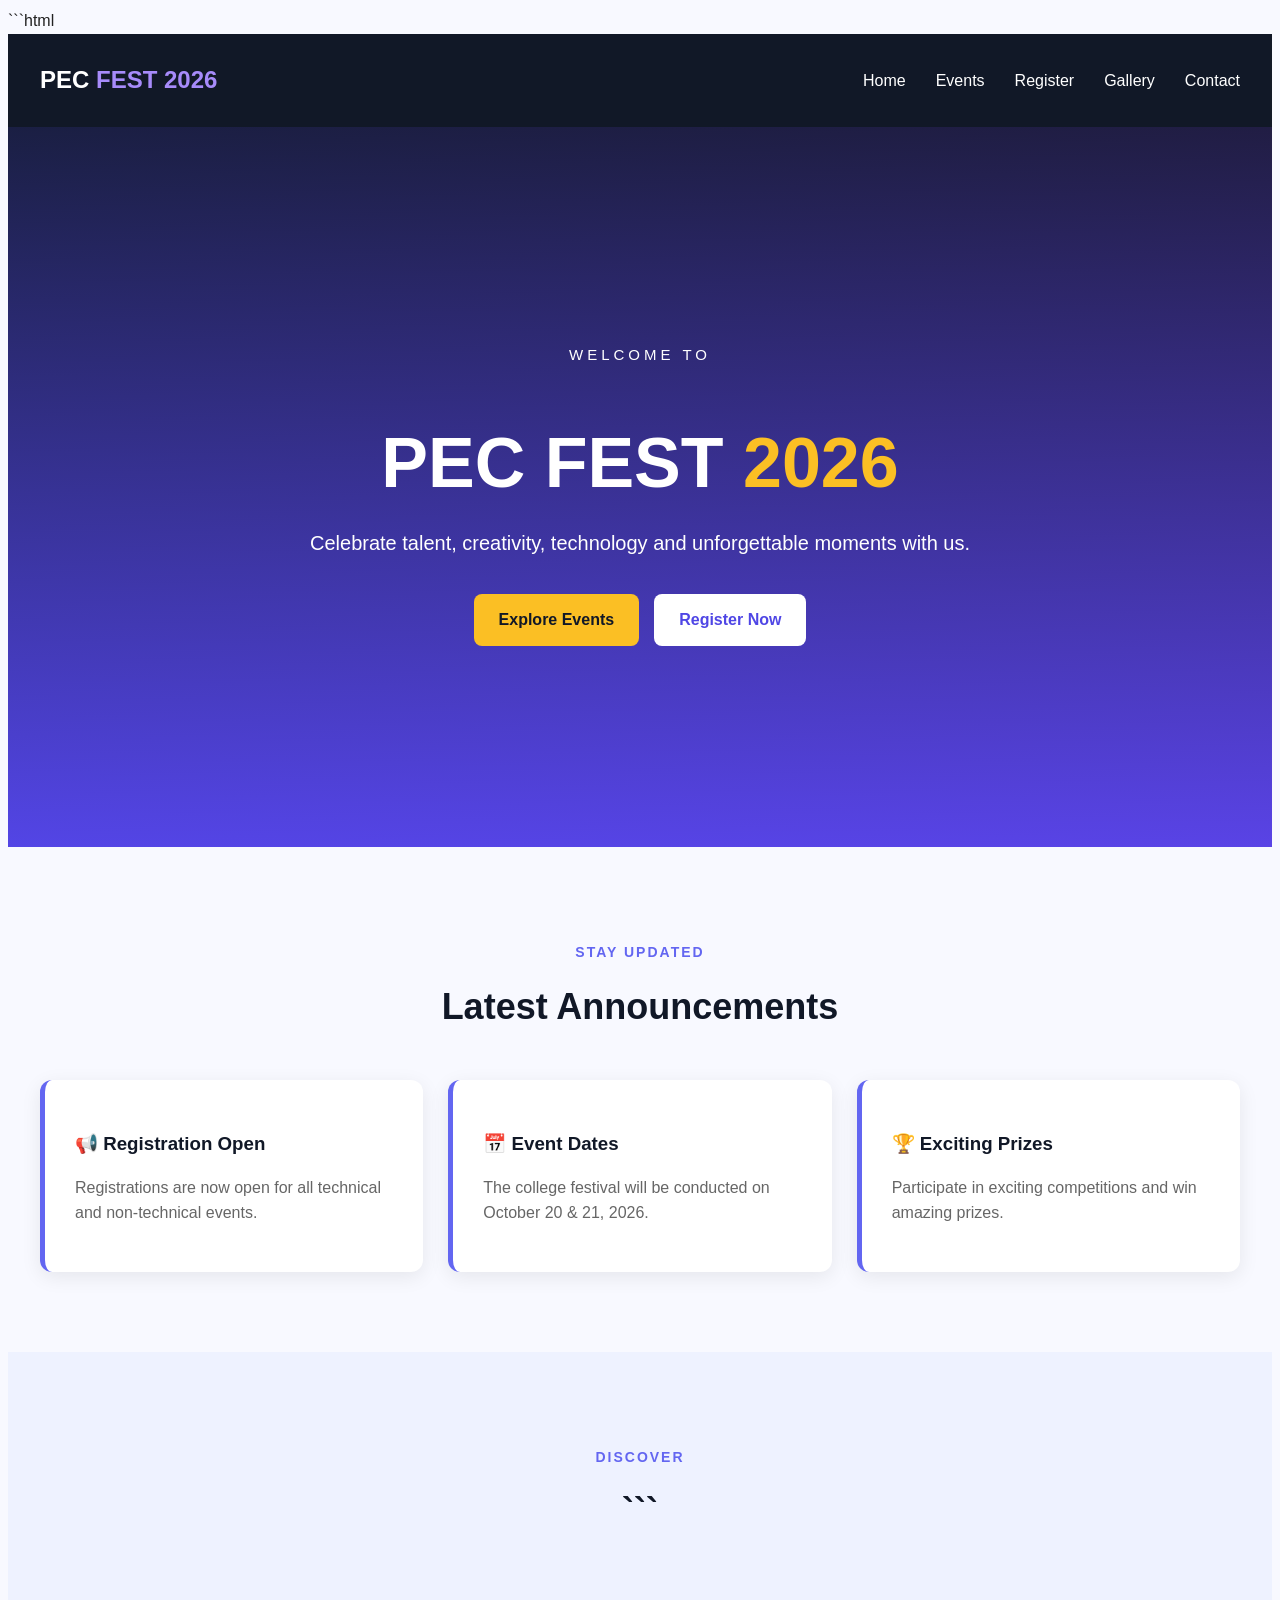
<file: module 2/College-Event-Portal/index.html>
```html
<!DOCTYPE html>
<html lang="en">

<head>
    <meta charset="UTF-8">

    <meta name="viewport" content="width=device-width, initial-scale=1.0">

    <title>PEC Fest 2026 | College Event Portal</title>

    <!-- CSS File -->
    <link rel="stylesheet" href="css/style.css">
</head>

<body>

    <!-- ==============================
         NAVIGATION BAR
    ================================= -->

    <header>

        <nav class="navbar">

            <!-- Logo -->
            <div class="logo">
                PEC <span>FEST 2026</span>
            </div>


            <!-- Navigation Links -->
            <ul class="nav-links">

                <li>
                    <a href="index.html">Home</a>
                </li>

                <li>
                    <a href="events.html">Events</a>
                </li>

                <li>
                    <a href="register.html">Register</a>
                </li>

                <li>
                    <a href="gallery.html">Gallery</a>
                </li>

                <li>
                    <a href="contact.html">Contact</a>
                </li>

            </ul>


            <!-- Mobile Hamburger Menu -->

            <button
                class="menu-btn"
                onclick="toggleMenu()"
                aria-label="Open navigation menu"
            >

                <span></span>
                <span></span>
                <span></span>

            </button>

        </nav>

    </header>


    <!-- ==============================
         HERO SECTION
    ================================= -->

    <section class="hero">

        <div class="hero-content">

            <p class="welcome">
                WELCOME TO
            </p>


            <h1>
                PEC FEST <span>2026</span>
            </h1>


            <p>
                Celebrate talent, creativity, technology and
                unforgettable moments with us.
            </p>


            <div class="hero-buttons">

                <a href="events.html" class="btn">
                    Explore Events
                </a>


                <a href="register.html" class="btn secondary-btn">
                    Register Now
                </a>

            </div>

        </div>

    </section>


    <!-- ==============================
         ANNOUNCEMENTS SECTION
    ================================= -->

    <section class="announcements">

        <div class="section-title">

            <p>
                STAY UPDATED
            </p>

            <h2>
                Latest Announcements
            </h2>

        </div>


        <div class="announcement-container">


            <!-- Announcement 1 -->

            <div class="announcement-card">

                <h3>
                    📢 Registration Open
                </h3>

                <p>
                    Registrations are now open for all
                    technical and non-technical events.
                </p>

            </div>


            <!-- Announcement 2 -->

            <div class="announcement-card">

                <h3>
                    📅 Event Dates
                </h3>

                <p>
                    The college festival will be conducted
                    on October 20 &amp; 21, 2026.
                </p>

            </div>


            <!-- Announcement 3 -->

            <div class="announcement-card">

                <h3>
                    🏆 Exciting Prizes
                </h3>

                <p>
                    Participate in exciting competitions
                    and win amazing prizes.
                </p>

            </div>

        </div>

    </section>


    <!-- ==============================
         FEATURED EVENTS SECTION
    ================================= -->

    <section class="featured-events">

        <div class="section-title">

            <p>
                DISCOVER
            </p>

            <h2>
```
</file>
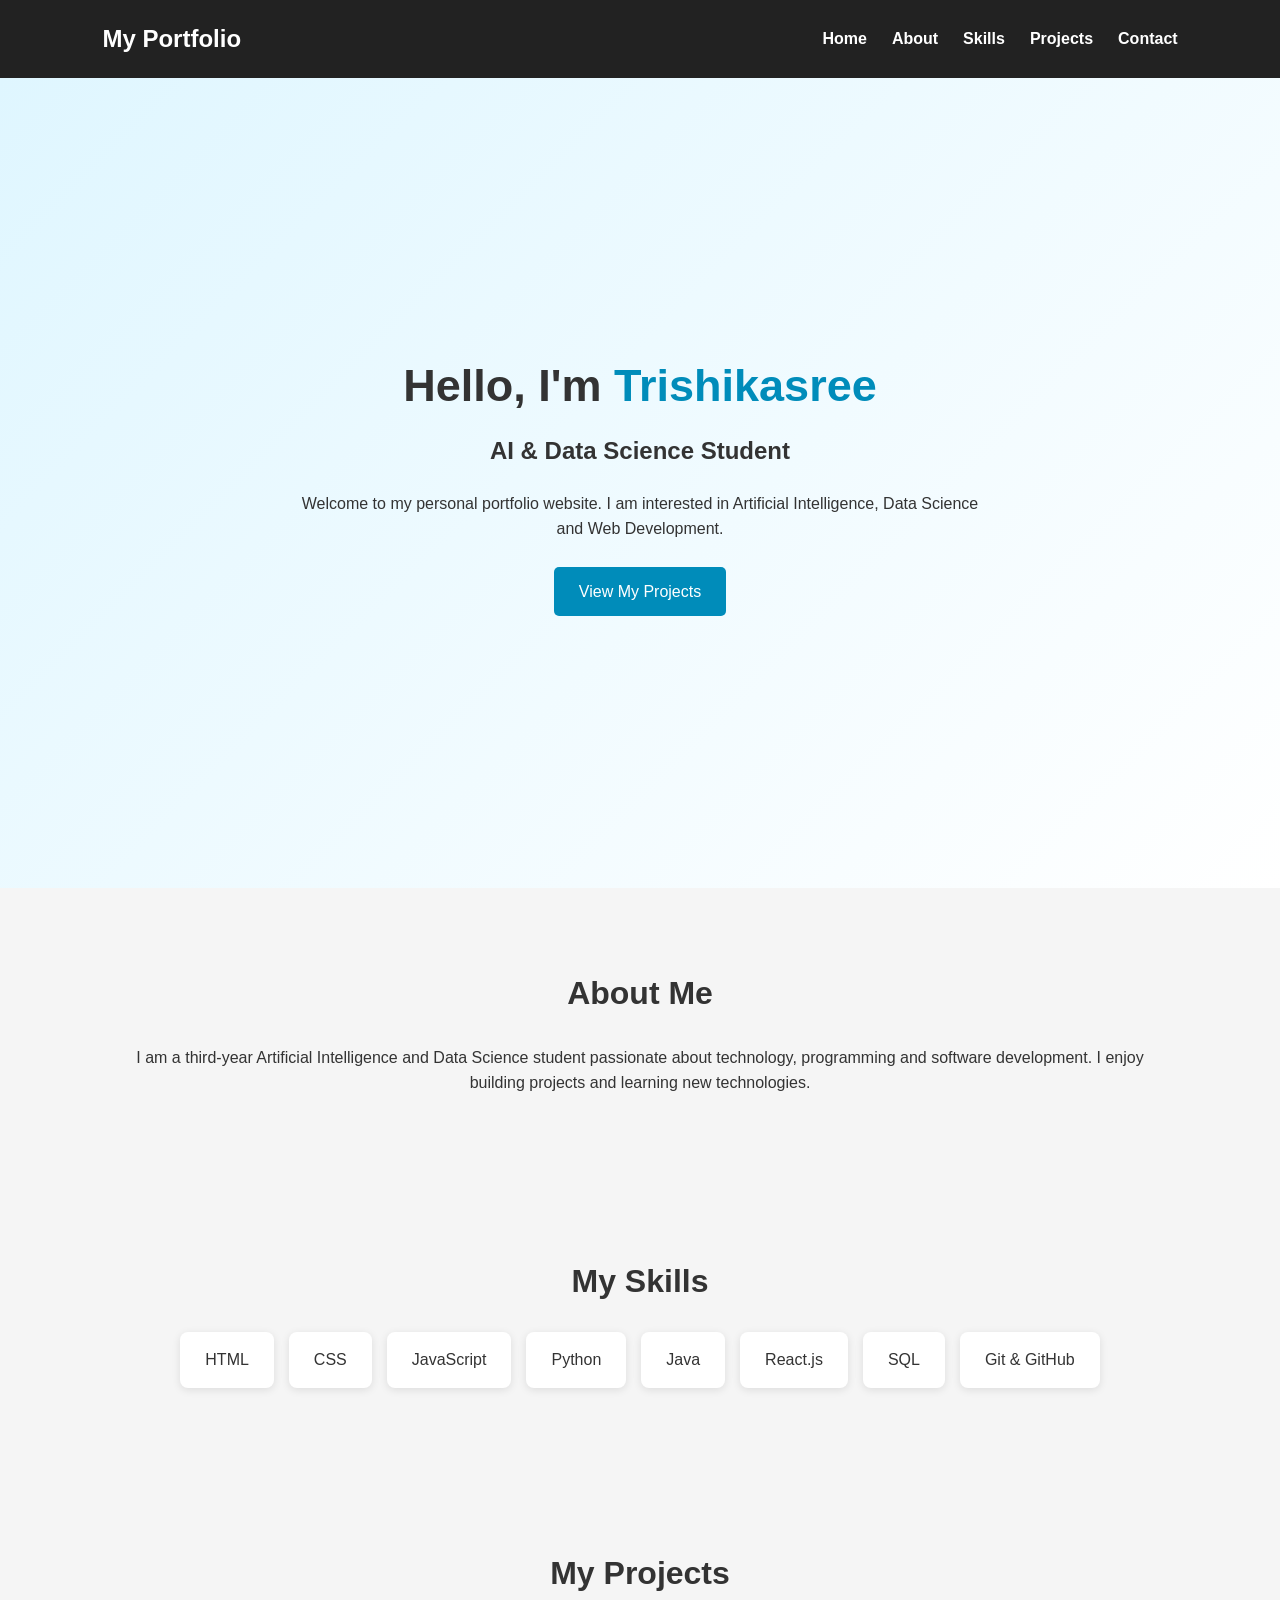
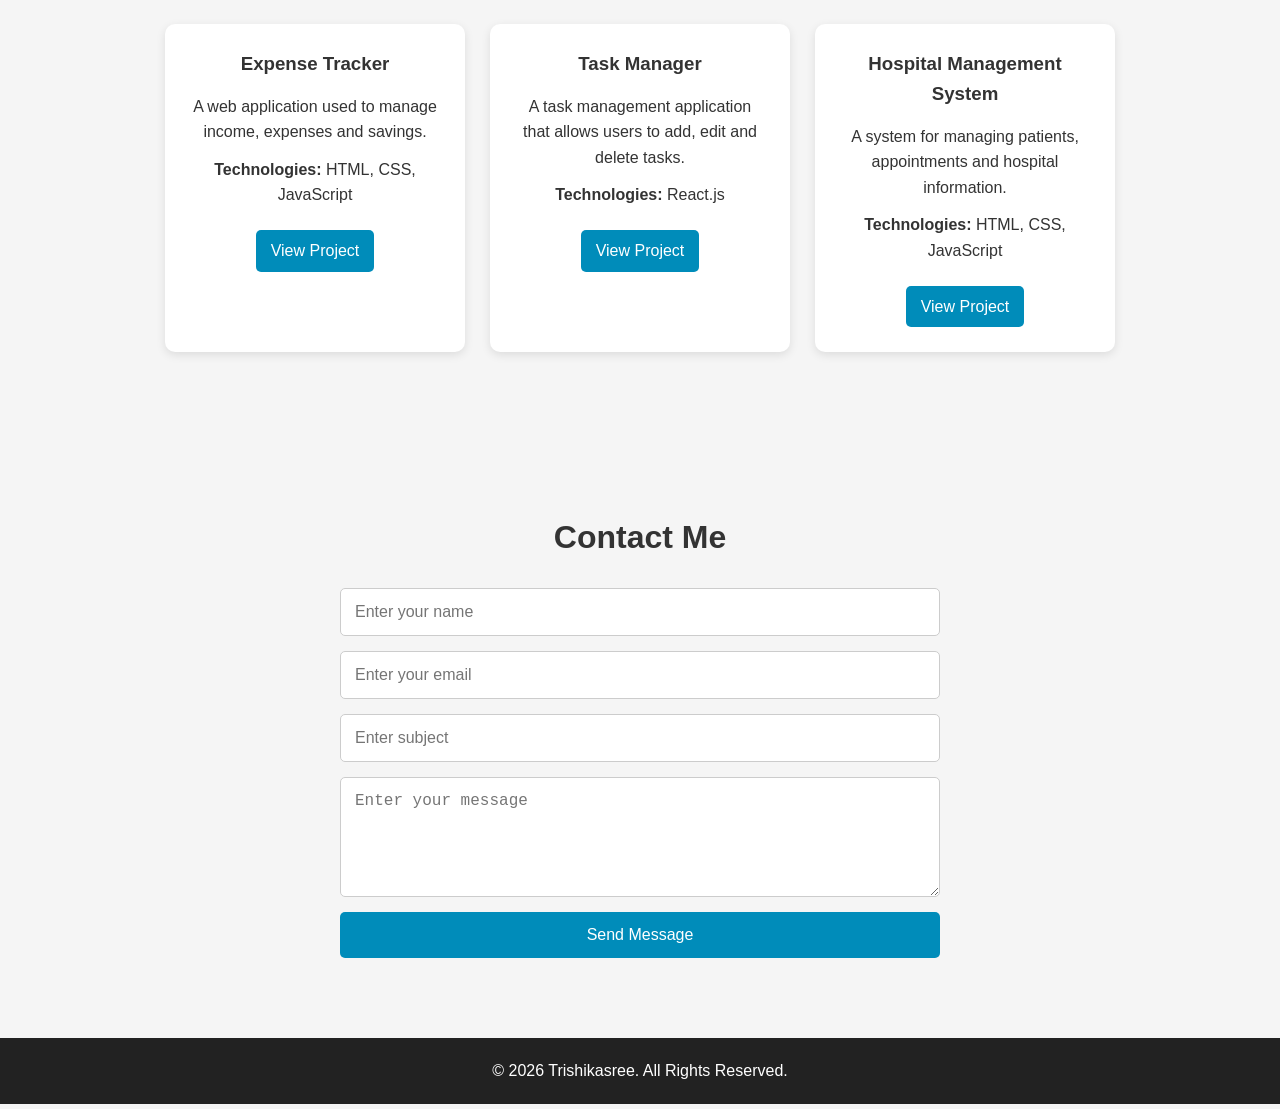
<file: module 2/Personal-Portfolio/index.html>
<!DOCTYPE html>
<html lang="en">

<head>
    <meta charset="UTF-8">
    <meta name="viewport" content="width=device-width, initial-scale=1.0">

    <title>My Personal Portfolio</title>

    <link rel="stylesheet" href="style.css">
</head>

<body>

    <!-- Navigation Bar -->
    <header>
        <nav class="navbar">

            <h2 class="logo">My Portfolio</h2>

            <ul class="nav-links">
                <li><a href="#home">Home</a></li>
                <li><a href="#about">About</a></li>
                <li><a href="#skills">Skills</a></li>
                <li><a href="#projects">Projects</a></li>
                <li><a href="#contact">Contact</a></li>
            </ul>

        </nav>
    </header>


    <!-- Home Section -->
    <section id="home" class="home">

        <div class="home-content">

            <h1>Hello, I'm <span>Trishikasree</span></h1>

            <h2>AI & Data Science Student</h2>

            <p>
                Welcome to my personal portfolio website.
                I am interested in Artificial Intelligence,
                Data Science and Web Development.
            </p>

            <a href="#projects" class="btn">View My Projects</a>

        </div>

    </section>


    <!-- About Section -->
    <section id="about" class="section">

        <h2>About Me</h2>

        <p>
            I am a third-year Artificial Intelligence and Data Science
            student passionate about technology, programming and
            software development. I enjoy building projects and
            learning new technologies.
        </p>

    </section>


    <!-- Skills Section -->
    <section id="skills" class="section">

        <h2>My Skills</h2>

        <div class="skills-container">

            <div class="skill">HTML</div>
            <div class="skill">CSS</div>
            <div class="skill">JavaScript</div>
            <div class="skill">Python</div>
            <div class="skill">Java</div>
            <div class="skill">React.js</div>
            <div class="skill">SQL</div>
            <div class="skill">Git & GitHub</div>

        </div>

    </section>


    <!-- Projects Section -->
    <section id="projects" class="section">

        <h2>My Projects</h2>

        <div class="projects-container">

            <div class="project-card">

                <h3>Expense Tracker</h3>

                <p>
                    A web application used to manage income,
                    expenses and savings.
                </p>

                <p><strong>Technologies:</strong> HTML, CSS, JavaScript</p>

                <a href="#" class="project-btn">View Project</a>

            </div>


            <div class="project-card">

                <h3>Task Manager</h3>

                <p>
                    A task management application that allows
                    users to add, edit and delete tasks.
                </p>

                <p><strong>Technologies:</strong> React.js</p>

                <a href="#" class="project-btn">View Project</a>

            </div>


            <div class="project-card">

                <h3>Hospital Management System</h3>

                <p>
                    A system for managing patients,
                    appointments and hospital information.
                </p>

                <p><strong>Technologies:</strong> HTML, CSS, JavaScript</p>

                <a href="#" class="project-btn">View Project</a>

            </div>

        </div>

    </section>


    <!-- Contact Section -->
    <section id="contact" class="section">

        <h2>Contact Me</h2>

        <form id="contactForm">

            <input
                type="text"
                id="name"
                placeholder="Enter your name"
                required
            >

            <input
                type="email"
                id="email"
                placeholder="Enter your email"
                required
            >

            <input
                type="text"
                id="subject"
                placeholder="Enter subject"
                required
            >

            <textarea
                id="message"
                placeholder="Enter your message"
                rows="5"
                required
            ></textarea>

            <button type="submit">Send Message</button>

        </form>

    </section>


    <!-- Footer -->
    <footer>

        <p>© 2026 Trishikasree. All Rights Reserved.</p>

    </footer>


    <script src="script.js"></script>

</body>

</html>
</file>
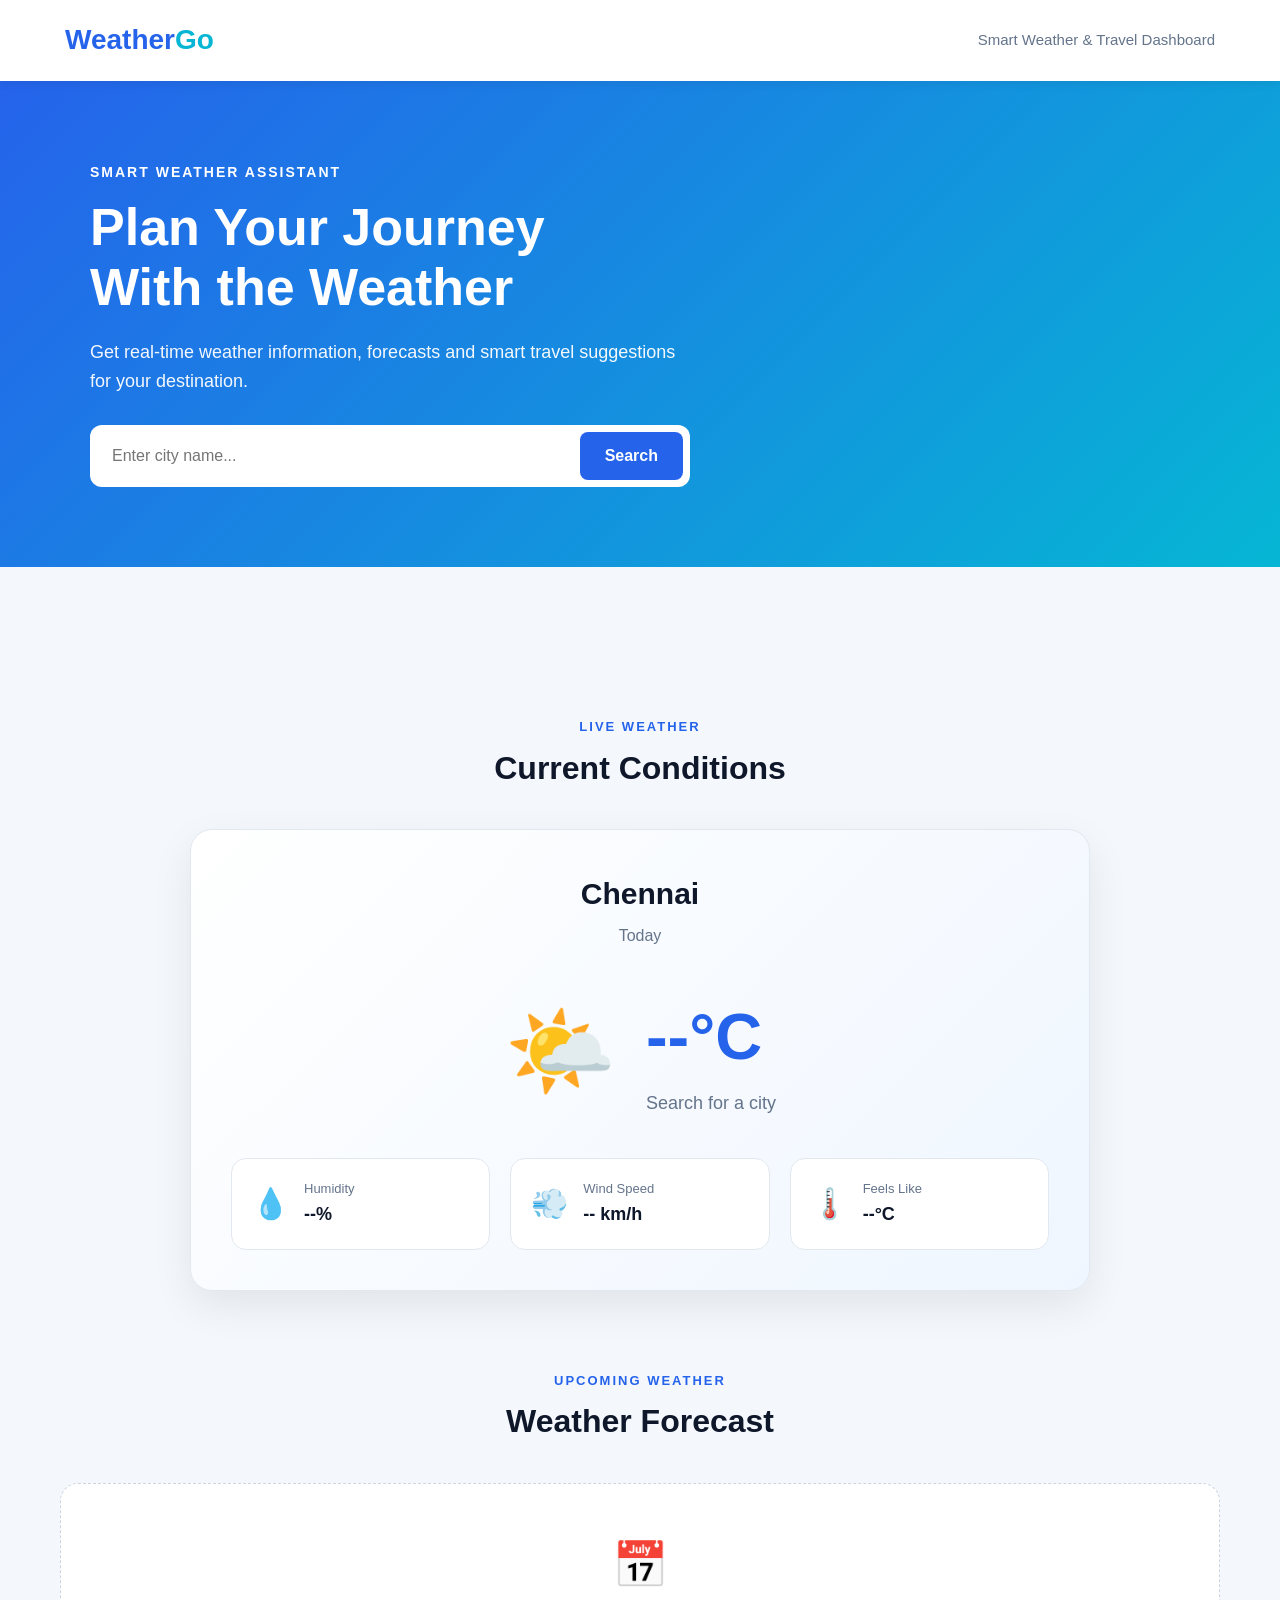
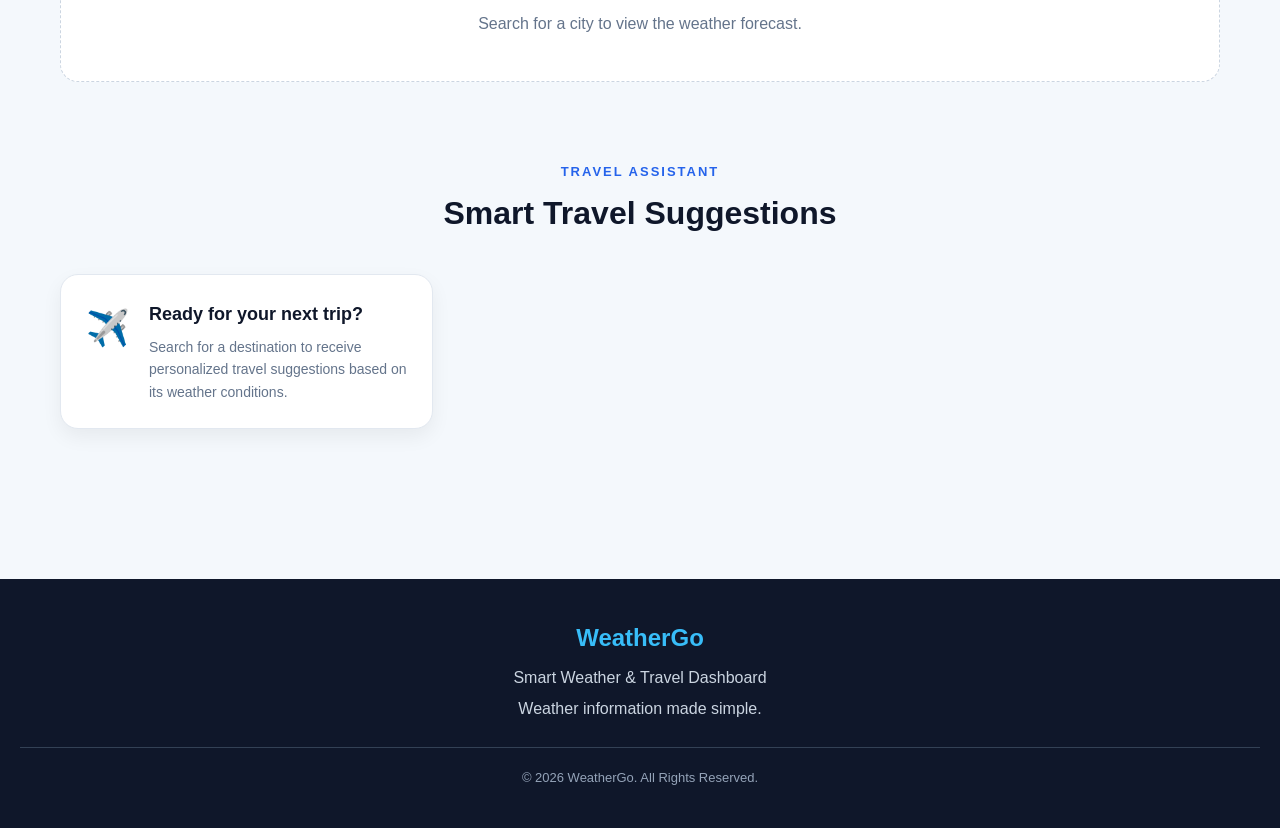
<file: module 3/Smart-Weather-Travel-Dashboard/index.html>
<!DOCTYPE html>
<html lang="en">

<head>

    <meta charset="UTF-8">

    <meta
        name="viewport"
        content="width=device-width, initial-scale=1.0"
    >

    <title>
        WeatherGo | Smart Weather & Travel Dashboard
    </title>

    <link
        rel="stylesheet"
        href="css/style.css"
    >

</head>


<body>


    <!-- ===============================
         HEADER
         =============================== -->

    <header>

        <nav class="navbar">

            <div class="logo">
                Weather<span>Go</span>
            </div>

            <div class="nav-title">
                Smart Weather & Travel Dashboard
            </div>

        </nav>

    </header>



    <!-- ===============================
         HERO / SEARCH
         =============================== -->

    <section class="hero">

        <div class="hero-content">

            <p class="welcome">
                SMART WEATHER ASSISTANT
            </p>


            <h1>
                Plan Your Journey<br>
                With the Weather
            </h1>


            <p class="hero-description">

                Get real-time weather information,
                forecasts and smart travel suggestions
                for your destination.

            </p>



            <!-- SEARCH BOX -->

            <div class="search-box">

                <input
                    type="text"
                    id="cityInput"
                    placeholder="Enter city name..."
                >


                <button
                    id="searchBtn"
                    onclick="searchWeather()"
                >
                    Search
                </button>

            </div>

        </div>

    </section>



    <!-- ===============================
         MAIN CONTENT
         =============================== -->

    <main>


        <!-- ===============================
             CURRENT WEATHER
             =============================== -->

        <section class="weather-section">


            <div class="section-title">

                <p>
                    LIVE WEATHER
                </p>

                <h2>
                    Current Conditions
                </h2>

            </div>



            <!-- ERROR MESSAGE -->

            <div
                id="errorMessage"
                class="error-message"
            >
                Unable to find weather information.
            </div>



            <!-- LOADING MESSAGE -->

            <div
                id="loadingMessage"
                class="loading-message"
            >

                <div class="loader"></div>

                <p>
                    Fetching weather information...
                </p>

            </div>



            <!-- CURRENT WEATHER CARD -->

            <div
                id="weatherCard"
                class="weather-card"
            >


                <!-- LOCATION -->

                <div class="weather-location">

                    <h2 id="cityName">
                        Chennai
                    </h2>

                    <p id="weatherDate">
                        Today
                    </p>

                </div>



                <!-- MAIN WEATHER -->

                <div class="weather-main">


                    <!-- WEATHER ICON -->

                    <div class="weather-icon">

                        <span id="weatherIcon">
                            🌤️
                        </span>

                    </div>



                    <!-- TEMPERATURE -->

                    <div class="temperature">

                        <h1 id="temperature">
                            --°C
                        </h1>

                        <p id="weatherDescription">
                            Search for a city
                        </p>

                    </div>

                </div>



                <!-- WEATHER DETAILS -->

                <div class="weather-details">


                    <!-- HUMIDITY -->

                    <div class="weather-detail">

                        <span class="detail-icon">
                            💧
                        </span>

                        <div>

                            <p>
                                Humidity
                            </p>

                            <strong id="humidity">
                                --%
                            </strong>

                        </div>

                    </div>



                    <!-- WIND SPEED -->

                    <div class="weather-detail">

                        <span class="detail-icon">
                            💨
                        </span>

                        <div>

                            <p>
                                Wind Speed
                            </p>

                            <strong id="windSpeed">
                                -- km/h
                            </strong>

                        </div>

                    </div>



                    <!-- FEELS LIKE -->

                    <div class="weather-detail">

                        <span class="detail-icon">
                            🌡️
                        </span>

                        <div>

                            <p>
                                Feels Like
                            </p>

                            <strong id="feelsLike">
                                --°C
                            </strong>

                        </div>

                    </div>


                </div>

            </div>

        </section>



        <!-- ===============================
             WEATHER FORECAST
             =============================== -->

        <section class="forecast-section">


            <div class="section-title">

                <p>
                    UPCOMING WEATHER
                </p>

                <h2>
                    Weather Forecast
                </h2>

            </div>



            <div
                id="forecastContainer"
                class="forecast-container"
            >


                <!-- FORECAST PLACEHOLDER -->

                <div class="forecast-placeholder">

                    <span>
                        📅
                    </span>

                    <p>

                        Search for a city to view
                        the weather forecast.

                    </p>

                </div>

            </div>

        </section>



        <!-- ===============================
             TRAVEL SUGGESTIONS
             =============================== -->

        <section class="travel-section">


            <div class="section-title">

                <p>
                    TRAVEL ASSISTANT
                </p>

                <h2>
                    Smart Travel Suggestions
                </h2>

            </div>



            <div
                id="travelSuggestions"
                class="travel-container"
            >


                <!-- DEFAULT TRAVEL CARD -->

                <div class="travel-card">


                    <div class="travel-icon">
                        ✈️
                    </div>


                    <div>

                        <h3>
                            Ready for your next trip?
                        </h3>


                        <p>

                            Search for a destination
                            to receive personalized
                            travel suggestions based
                            on its weather conditions.

                        </p>

                    </div>

                </div>

            </div>

        </section>

    </main>



    <!-- ===============================
         FOOTER
         =============================== -->

    <footer>


        <div class="footer-content">

            <h3>
                WeatherGo
            </h3>


            <p>
                Smart Weather & Travel Dashboard
            </p>


            <p>
                Weather information made simple.
            </p>

        </div>



        <div class="copyright">

            <p>
                © 2026 WeatherGo.
                All Rights Reserved.
            </p>

        </div>

    </footer>



    <!-- ===============================
         JAVASCRIPT
         =============================== -->

    <script src="js/script.js"></script>


</body>

</html>
</file>
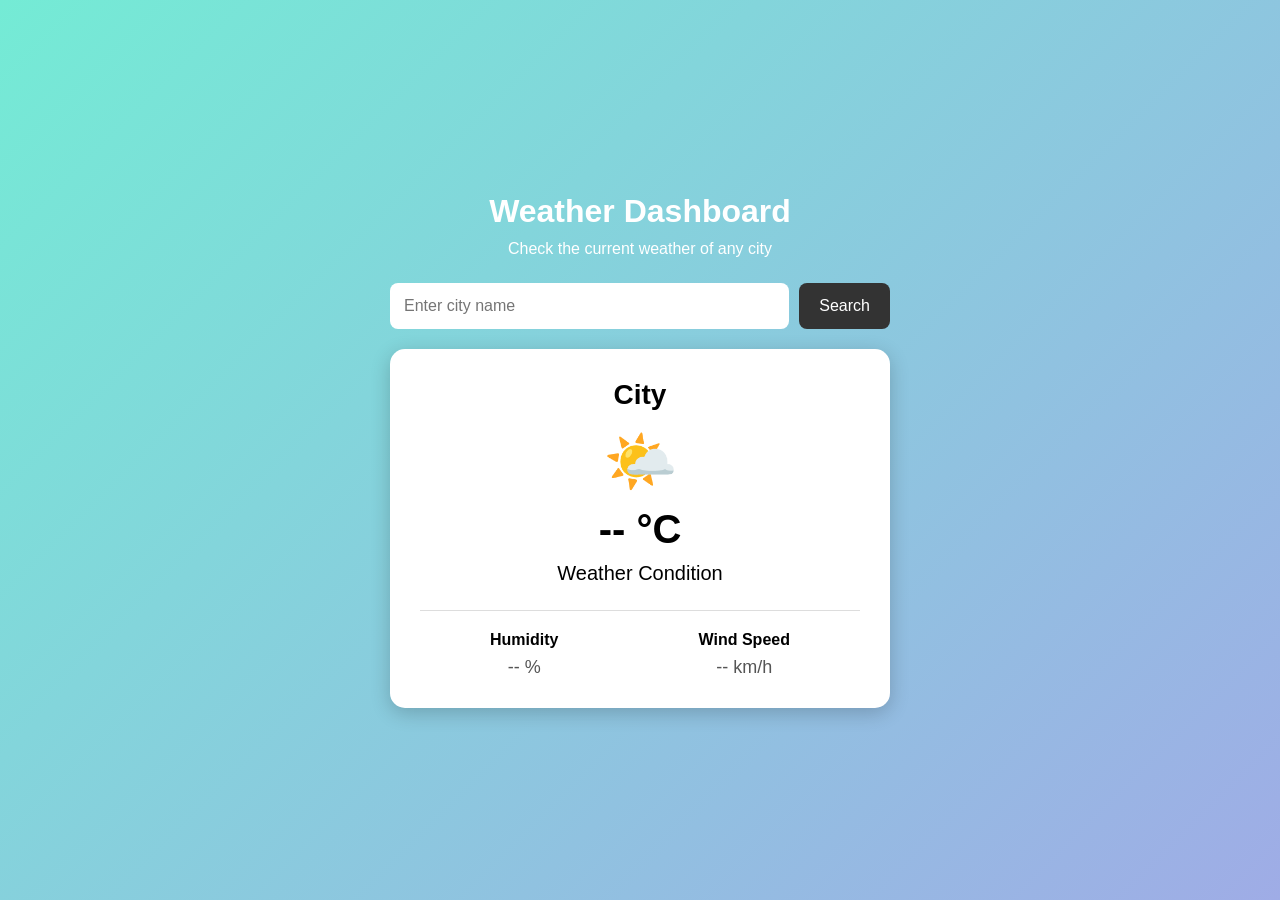
<file: module 3/Weather-Dashboard/index.html>
<!DOCTYPE html>
<html lang="en">

<head>
    <meta charset="UTF-8">
    <meta name="viewport" content="width=device-width, initial-scale=1.0">

    <title>Weather Dashboard</title>

    <link rel="stylesheet" href="style.css">
</head>

<body>

    <div class="container">

        <h1>Weather Dashboard</h1>

        <p class="subtitle">
            Check the current weather of any city
        </p>

        <!-- Search Section -->
        <div class="search-box">

            <input
                type="text"
                id="cityInput"
                placeholder="Enter city name"
            >

            <button onclick="getWeather()">
                Search
            </button>

        </div>

        <!-- Error Message -->
        <p id="errorMessage"></p>

        <!-- Weather Information -->
        <div id="weatherCard" class="weather-card">

            <h2 id="cityName">City</h2>

            <div class="weather-icon">
                🌤️
            </div>

            <h3 id="temperature">-- °C</h3>

            <p id="condition">Weather Condition</p>

            <div class="weather-details">

                <div>
                    <strong>Humidity</strong>
                    <p id="humidity">-- %</p>
                </div>

                <div>
                    <strong>Wind Speed</strong>
                    <p id="windSpeed">-- km/h</p>
                </div>

            </div>

        </div>

    </div>

    <script src="script.js"></script>

</body>

</html>
</file>
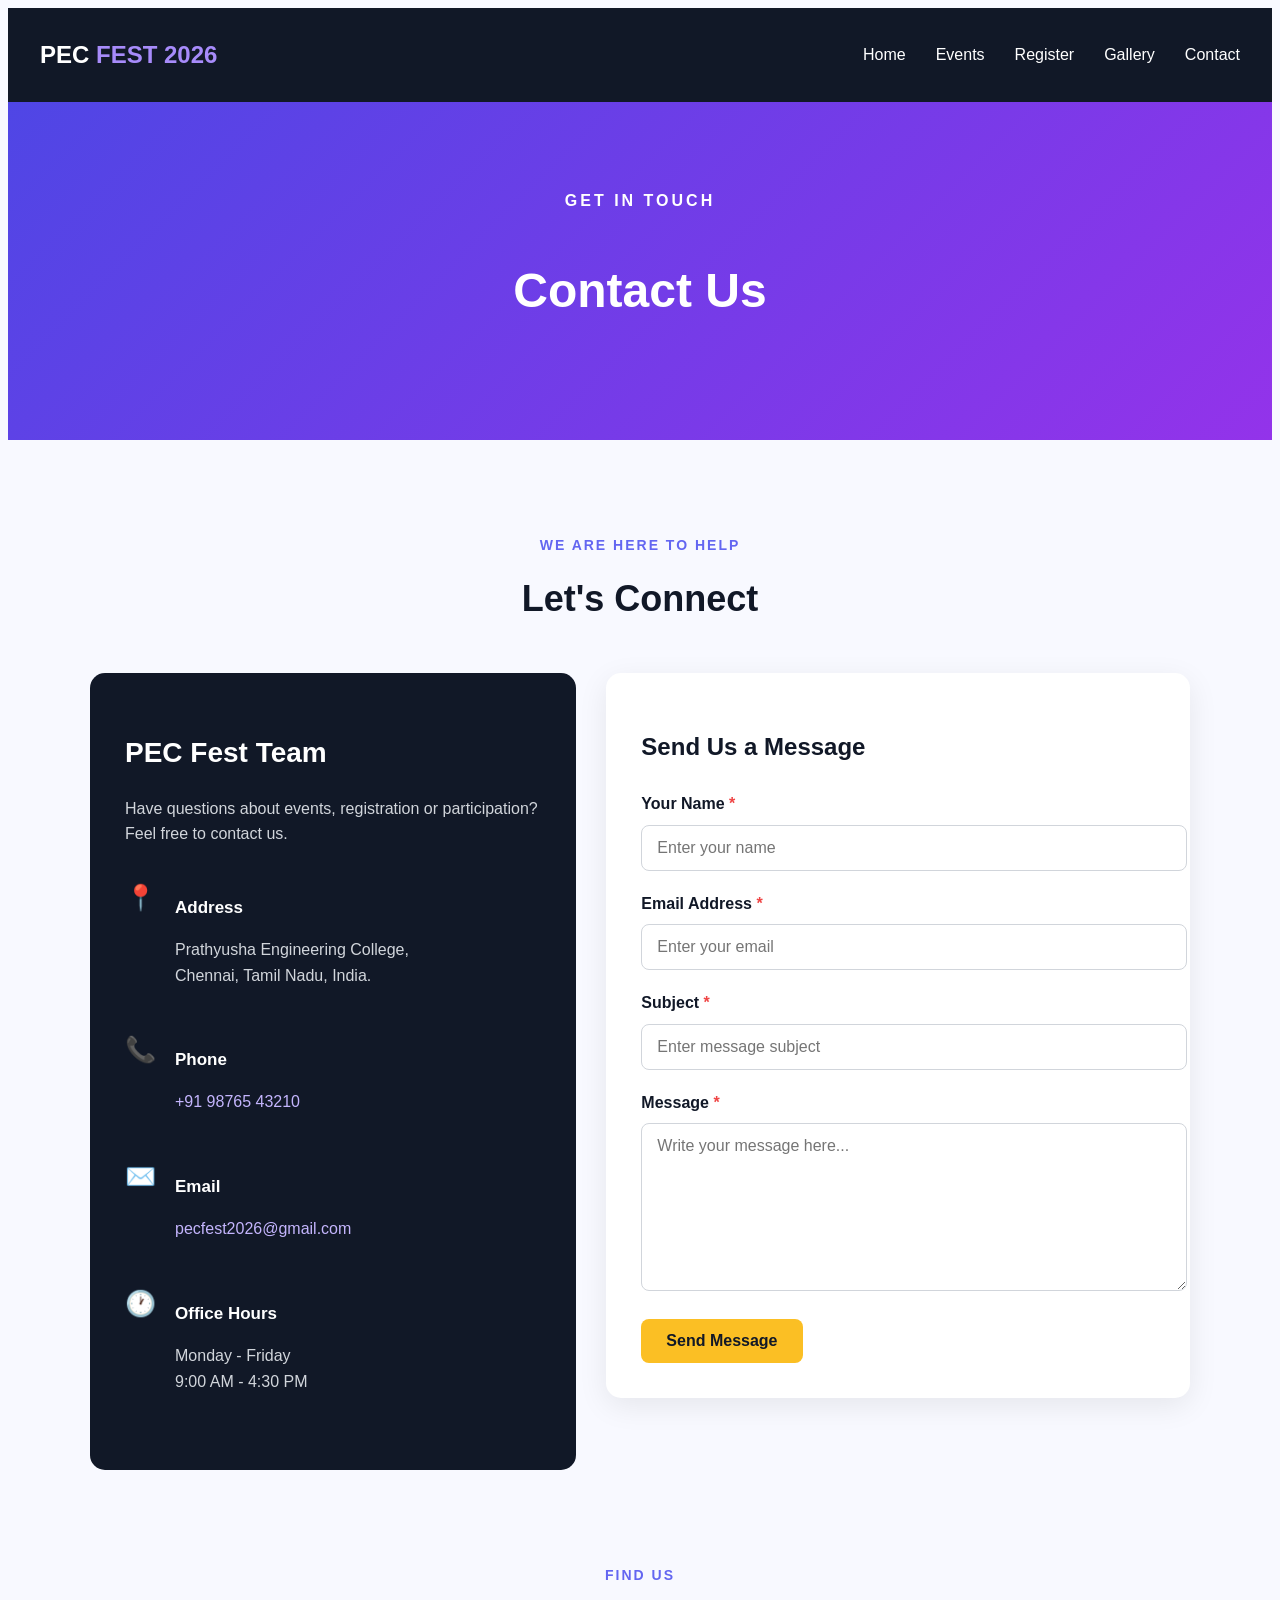
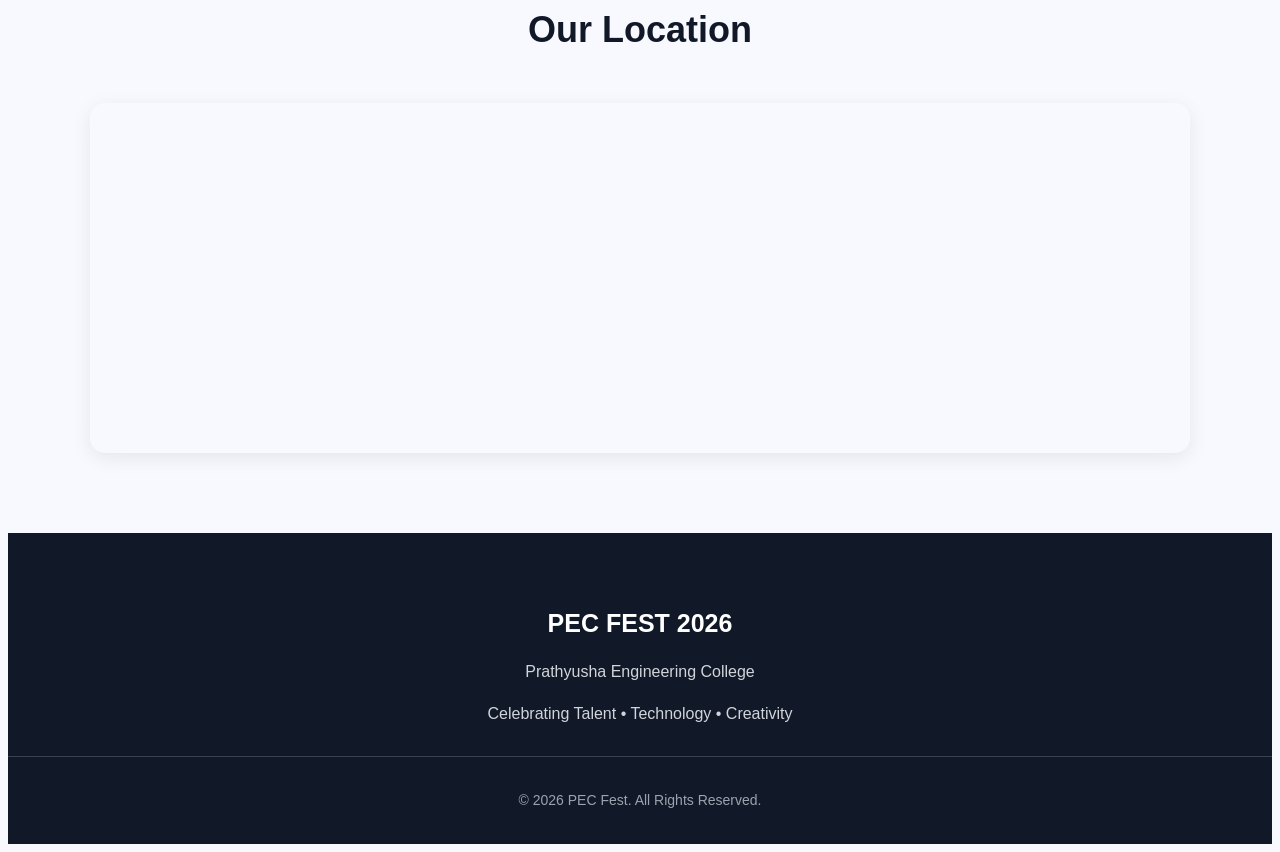
<file: module 2/College-Event-Portal/contact.html>
<!DOCTYPE html>
<html lang="en">

<head>
    <meta charset="UTF-8">
    <meta name="viewport" content="width=device-width, initial-scale=1.0">

    <title>Contact | PEC Fest 2026</title>

    <link rel="stylesheet" href="css/style.css">

    <style>

        /* CONTACT HERO */

        .contact-hero {
            text-align: center;
            padding: 70px 20px;

            background:
                linear-gradient(
                    135deg,
                    #4f46e5,
                    #9333ea
                );

            color: white;
        }

        .contact-hero p {
            letter-spacing: 3px;
            font-weight: bold;
            margin-bottom: 10px;
        }

        .contact-hero h1 {
            font-size: 48px;
        }


        /* CONTACT SECTION */

        .contact-section {
            max-width: 1100px;
            margin: auto;
        }


        /* CONTACT CONTAINER */

        .contact-container {
            display: grid;
            grid-template-columns: 1fr 1.2fr;
            gap: 30px;
            align-items: start;
        }


        /* CONTACT INFORMATION */

        .contact-info {
            background: #111827;
            color: white;
            padding: 35px;
            border-radius: 15px;
        }

        .contact-info h2 {
            margin-bottom: 20px;
            font-size: 28px;
        }

        .contact-info > p {
            color: #d1d5db;
            margin-bottom: 30px;
        }


        /* CONTACT ITEM */

        .contact-item {
            display: flex;
            gap: 15px;
            margin-bottom: 25px;
        }

        .contact-icon {
            font-size: 25px;
            min-width: 35px;
        }

        .contact-item h3 {
            font-size: 17px;
            margin-bottom: 5px;
        }

        .contact-item p {
            color: #d1d5db;
        }

        .contact-item a {
            color: #c4b5fd;
        }

        .contact-item a:hover {
            color: white;
        }


        /* CONTACT FORM */

        .contact-form {
            background: white;
            padding: 35px;
            border-radius: 15px;

            box-shadow:
                0 8px 30px rgba(0, 0, 0, 0.08);
        }

        .contact-form h2 {
            margin-bottom: 25px;
            color: #111827;
        }

        .form-group {
            margin-bottom: 20px;
        }

        .form-group label {
            display: block;
            font-weight: bold;
            margin-bottom: 8px;
            color: #111827;
        }

        .form-group label span {
            color: #ef4444;
        }

        .form-group input,
        .form-group textarea {
            width: 100%;
            padding: 13px 15px;

            border: 1px solid #d1d5db;
            border-radius: 8px;

            font-size: 16px;
            font-family: inherit;

            outline: none;
        }

        .form-group input:focus,
        .form-group textarea:focus {
            border-color: #6366f1;

            box-shadow:
                0 0 0 3px rgba(
                    99,
                    102,
                    241,
                    0.1
                );
        }

        .form-group textarea {
            min-height: 140px;
            resize: vertical;
        }


        /* CONTACT BUTTON */

        .contact-submit {
            border: none;
            cursor: pointer;
            font-size: 16px;
        }


        /* SUCCESS MESSAGE */

        .contact-success {
            display: none;

            background: #dcfce7;
            color: #166534;

            padding: 15px;
            border-radius: 8px;

            margin-bottom: 20px;

            text-align: center;
            font-weight: bold;
        }


        /* MAP */

        .map-section {
            max-width: 1100px;
            margin: auto;
            padding-top: 0;
        }

        .map-container {
            width: 100%;
            height: 350px;

            overflow: hidden;

            border-radius: 15px;

            box-shadow:
                0 5px 20px rgba(
                    0,
                    0,
                    0,
                    0.08
                );
        }

        .map-container iframe {
            width: 100%;
            height: 100%;
            border: 0;
        }


        /* RESPONSIVE */

        @media (max-width: 800px) {

            .contact-container {
                grid-template-columns: 1fr;
            }

            .contact-hero {
                padding: 55px 15px;
            }

            .contact-hero h1 {
                font-size: 38px;
            }

        }


        @media (max-width: 500px) {

            .contact-info,
            .contact-form {
                padding: 25px 20px;
            }

            .map-container {
                height: 280px;
            }

        }

    </style>

</head>


<body>


    <!-- NAVIGATION -->

    <header>

        <nav class="navbar">

            <div class="logo">
                PEC <span>FEST 2026</span>
            </div>


            <ul class="nav-links">

                <li>
                    <a href="index.html">
                        Home
                    </a>
                </li>

                <li>
                    <a href="events.html">
                        Events
                    </a>
                </li>

                <li>
                    <a href="register.html">
                        Register
                    </a>
                </li>

                <li>
                    <a href="gallery.html">
                        Gallery
                    </a>
                </li>

                <li>
                    <a href="contact.html">
                        Contact
                    </a>
                </li>

            </ul>


            <button
                class="menu-btn"
                onclick="toggleMenu()"
                aria-label="Open navigation menu"
            >

                <span></span>
                <span></span>
                <span></span>

            </button>

        </nav>

    </header>


    <!-- CONTACT HERO -->

    <section class="contact-hero">

        <p>GET IN TOUCH</p>

        <h1>Contact Us</h1>

    </section>


    <!-- CONTACT SECTION -->

    <section class="contact-section">

        <div class="section-title">

            <p>WE ARE HERE TO HELP</p>

            <h2>Let's Connect</h2>

        </div>


        <div class="contact-container">


            <!-- CONTACT INFORMATION -->

            <div class="contact-info">

                <h2>PEC Fest Team</h2>

                <p>
                    Have questions about events,
                    registration or participation?
                    Feel free to contact us.
                </p>


                <div class="contact-item">

                    <div class="contact-icon">
                        📍
                    </div>

                    <div>

                        <h3>Address</h3>

                        <p>
                            Prathyusha Engineering College,<br>
                            Chennai, Tamil Nadu, India.
                        </p>

                    </div>

                </div>


                <div class="contact-item">

                    <div class="contact-icon">
                        📞
                    </div>

                    <div>

                        <h3>Phone</h3>

                        <p>
                            <a href="tel:+919876543210">
                                +91 98765 43210
                            </a>
                        </p>

                    </div>

                </div>


                <div class="contact-item">

                    <div class="contact-icon">
                        ✉️
                    </div>

                    <div>

                        <h3>Email</h3>

                        <p>
                            <a href="mailto:pecfest2026@gmail.com">
                                pecfest2026@gmail.com
                            </a>
                        </p>

                    </div>

                </div>


                <div class="contact-item">

                    <div class="contact-icon">
                        🕐
                    </div>

                    <div>

                        <h3>Office Hours</h3>

                        <p>
                            Monday - Friday<br>
                            9:00 AM - 4:30 PM
                        </p>

                    </div>

                </div>

            </div>


            <!-- CONTACT FORM -->

            <div class="contact-form">

                <h2>Send Us a Message</h2>


                <div
                    id="contactSuccess"
                    class="contact-success"
                >
                    ✅ Your message has been sent successfully!
                </div>


                <form onsubmit="submitContact(event)">


                    <div class="form-group">

                        <label>
                            Your Name <span>*</span>
                        </label>

                        <input
                            type="text"
                            name="name"
                            placeholder="Enter your name"
                            required
                        >

                    </div>


                    <div class="form-group">

                        <label>
                            Email Address <span>*</span>
                        </label>

                        <input
                            type="email"
                            name="email"
                            placeholder="Enter your email"
                            required
                        >

                    </div>


                    <div class="form-group">

                        <label>
                            Subject <span>*</span>
                        </label>

                        <input
                            type="text"
                            name="subject"
                            placeholder="Enter message subject"
                            required
                        >

                    </div>


                    <div class="form-group">

                        <label>
                            Message <span>*</span>
                        </label>

                        <textarea
                            name="message"
                            placeholder="Write your message here..."
                            required
                        ></textarea>

                    </div>


                    <button
                        type="submit"
                        class="btn contact-submit"
                    >
                        Send Message
                    </button>

                </form>

            </div>

        </div>

    </section>


    <!-- MAP -->

    <section class="map-section">

        <div class="section-title">

            <p>FIND US</p>

            <h2>Our Location</h2>

        </div>


        <div class="map-container">

            <iframe
                src="https://www.google.com/maps?q=Prathyusha+Engineering+College,+Chennai,+Tamil+Nadu&output=embed"
                loading="lazy"
                allowfullscreen>
            </iframe>

        </div>

    </section>


    <!-- FOOTER -->

    <footer>

        <div class="footer-content">

            <h3>PEC FEST 2026</h3>

            <p>
                Prathyusha Engineering College
            </p>

            <p>
                Celebrating Talent • Technology • Creativity
            </p>

        </div>


        <div class="copyright">

            <p>
                © 2026 PEC Fest. All Rights Reserved.
            </p>

        </div>

    </footer>


    <!-- JAVASCRIPT -->

    <script src="js/script.js"></script>


    <script>

        function submitContact(event) {

            event.preventDefault();

            const form = event.target;

            const successMessage =
                document.getElementById("contactSuccess");


            if (!form.checkValidity()) {

                form.reportValidity();

                return;

            }


            successMessage.style.display = "block";


            form.reset();


            successMessage.scrollIntoView({
                behavior: "smooth",
                block: "center"
            });

        }

    </script>


</body>

</html>
</file>
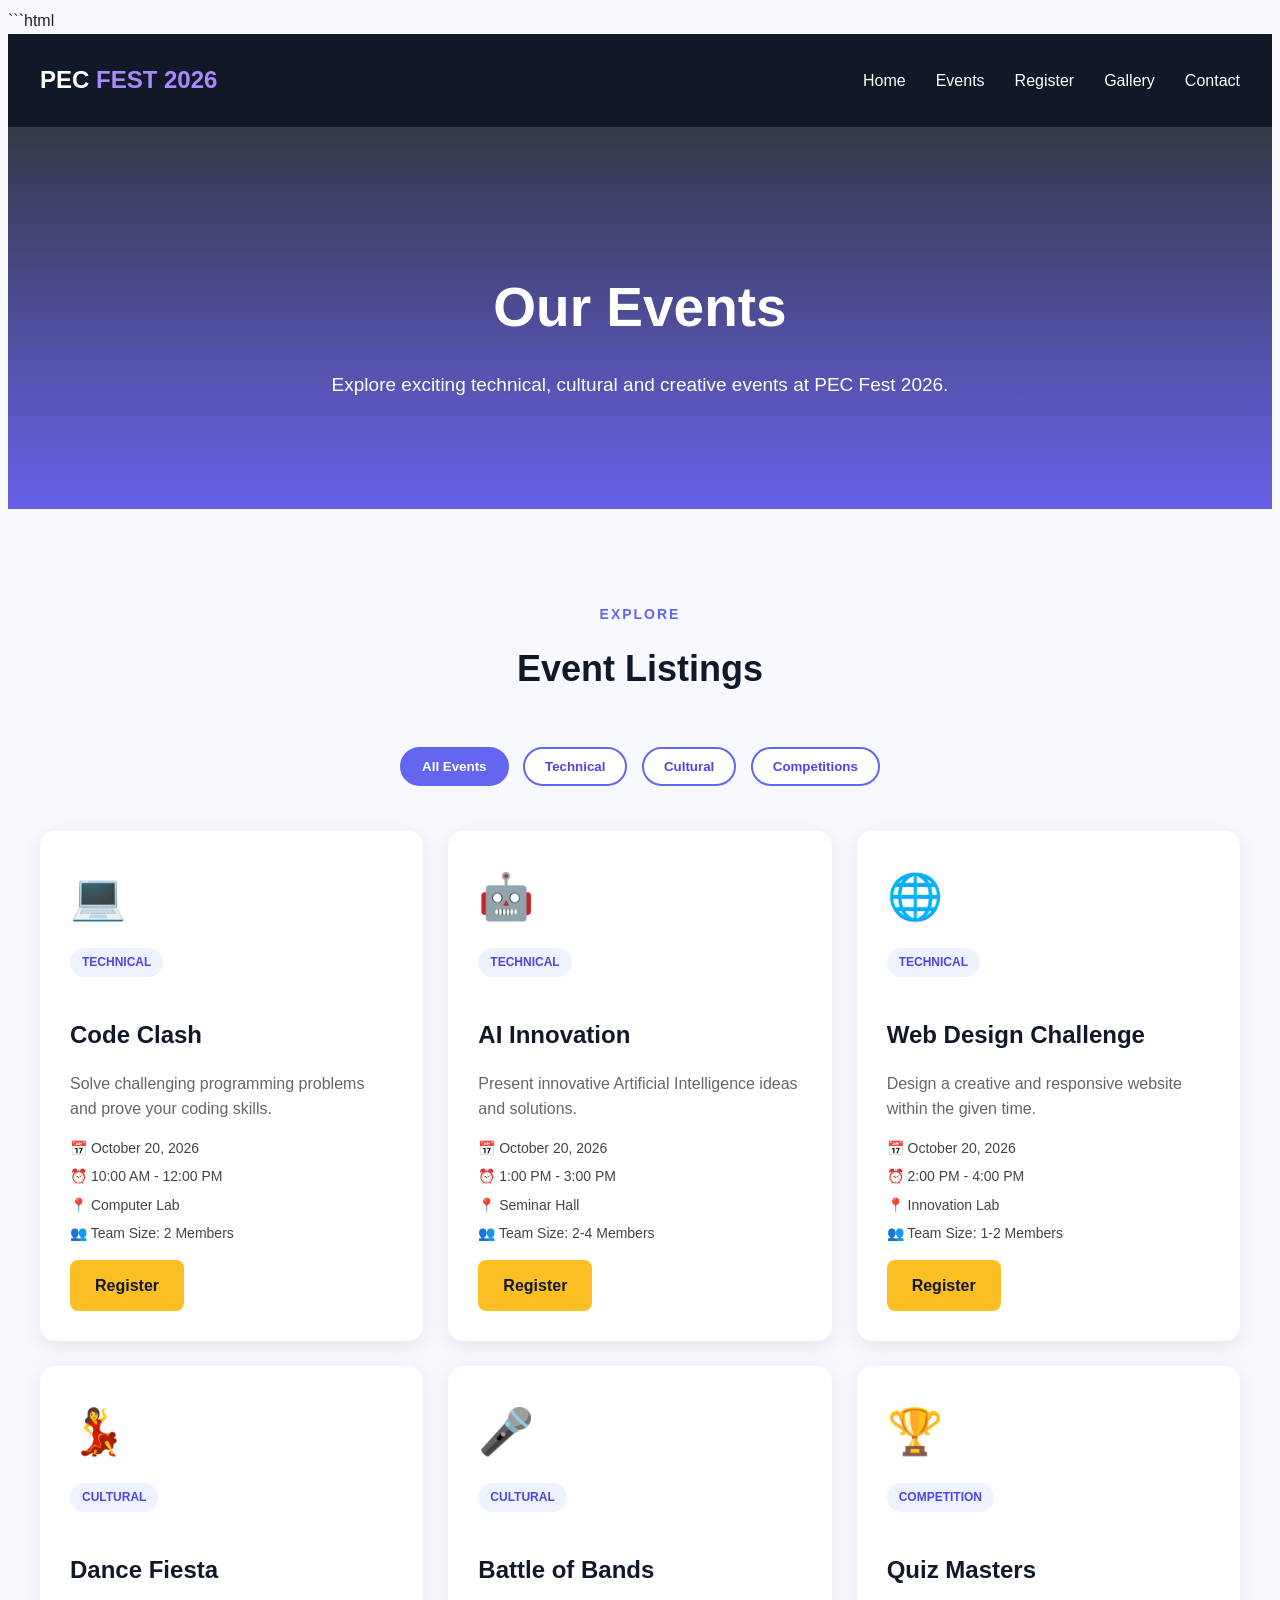
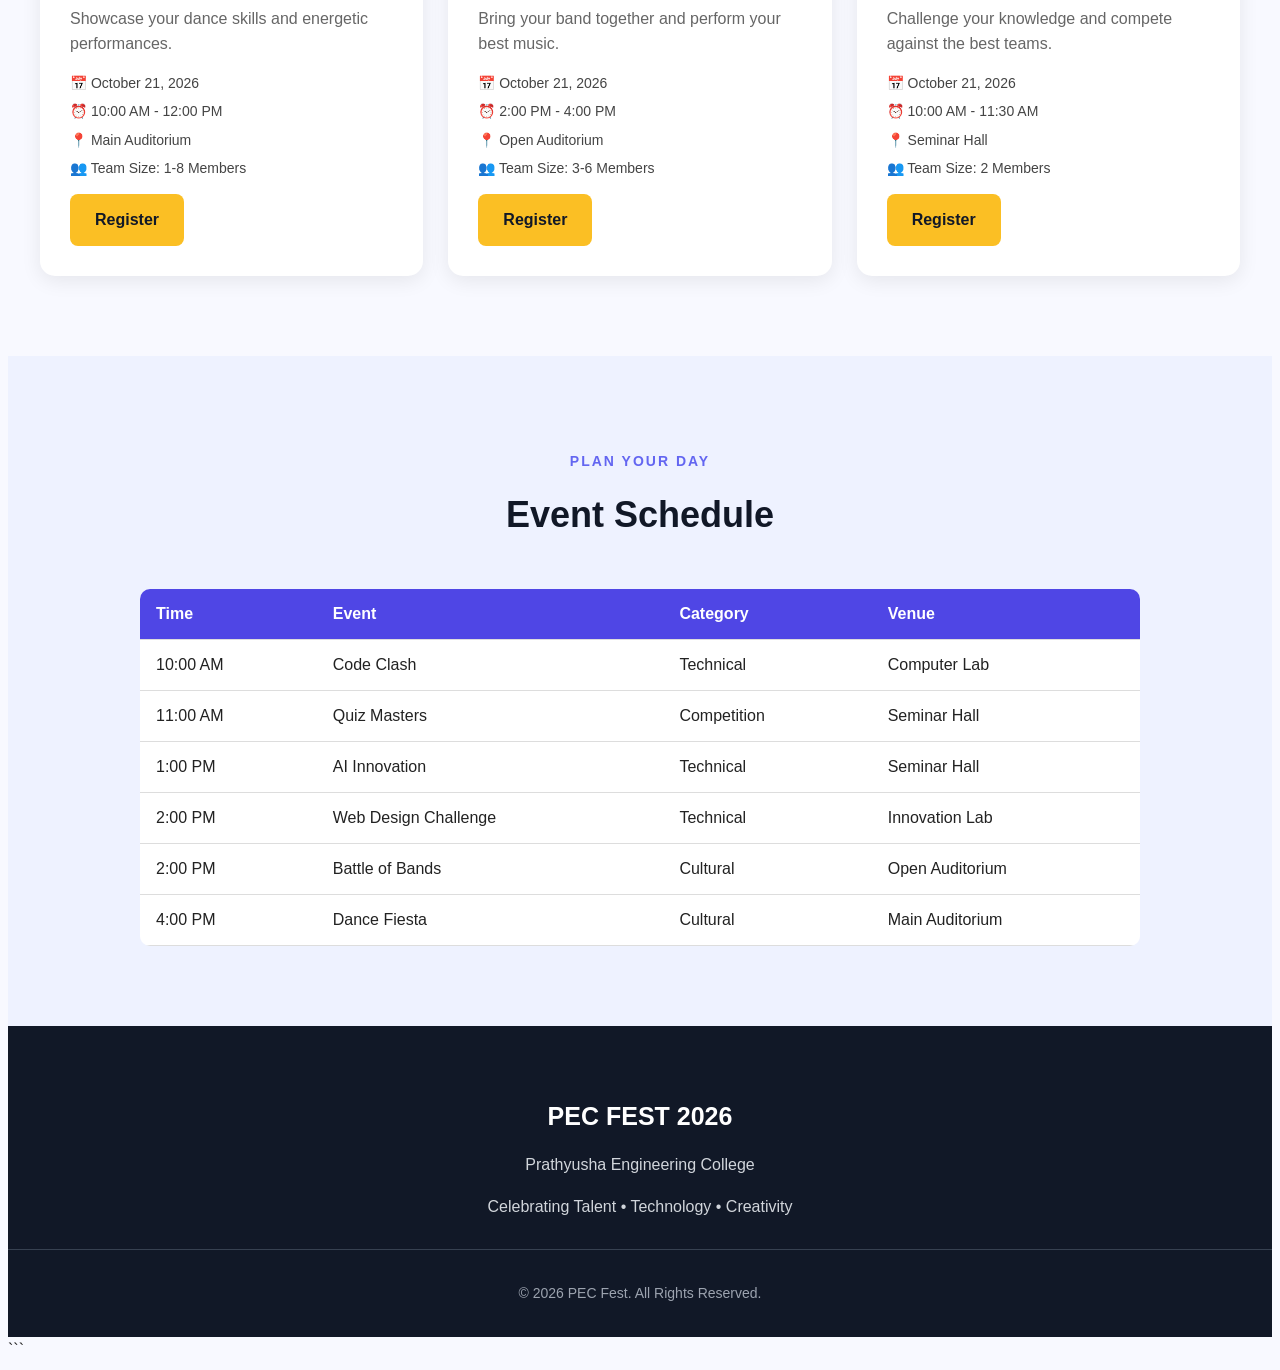
<file: module 2/College-Event-Portal/events.html>
```html
<!DOCTYPE html>
<html lang="en">

<head>

    <meta charset="UTF-8">

    <meta name="viewport" content="width=device-width, initial-scale=1.0">

    <title>Events | PEC Fest 2026</title>

    <!-- Main CSS -->
    <link rel="stylesheet" href="css/style.css">

    <!-- Events Page CSS -->
    <style>

        /* ==============================
           EVENTS HERO
        ================================= */

        .page-hero {
            background:
                linear-gradient(
                    rgba(17, 24, 39, 0.85),
                    rgba(79, 70, 229, 0.85)
                );

            color: white;

            text-align: center;

            padding: 90px 20px;
        }

        .page-hero h1 {
            font-size: 55px;
            margin-bottom: 15px;
        }

        .page-hero p {
            font-size: 19px;
        }


        /* ==============================
           EVENT FILTER BUTTONS
        ================================= */

        .event-filters {
            text-align: center;
            margin-bottom: 40px;
        }

        .filter-btn {
            padding: 10px 20px;
            margin: 5px;

            border: 2px solid #6366f1;

            background: white;

            color: #4f46e5;

            border-radius: 25px;

            cursor: pointer;

            font-weight: bold;

            transition: 0.3s;
        }

        .filter-btn:hover,
        .filter-btn.active {
            background: #6366f1;
            color: white;
        }


        /* ==============================
           EVENTS GRID
        ================================= */

        .events-section {
            max-width: 1200px;
            margin: auto;
        }

        .events-grid {
            display: grid;

            grid-template-columns:
                repeat(3, 1fr);

            gap: 25px;
        }

        .full-event-card {
            background: white;

            padding: 30px;

            border-radius: 15px;

            box-shadow:
                0 5px 20px rgba(0, 0, 0, 0.08);

            transition: 0.3s;
        }

        .full-event-card:hover {
            transform: translateY(-7px);

            box-shadow:
                0 10px 30px rgba(0, 0, 0, 0.12);
        }

        .full-event-card.hidden {
            display: none;
        }

        .full-event-icon {
            font-size: 45px;

            margin-bottom: 15px;
        }

        .full-event-card h3 {
            font-size: 24px;

            margin-bottom: 10px;

            color: #111827;
        }

        .event-description {
            color: #666;

            margin-bottom: 15px;
        }

        .event-info {
            margin: 15px 0;
        }

        .event-info p {
            margin: 6px 0;

            color: #444;

            font-size: 14px;
        }

        .event-category {
            display: inline-block;

            background: #eef2ff;

            color: #4f46e5;

            padding: 5px 12px;

            border-radius: 20px;

            font-size: 12px;

            font-weight: bold;

            margin-bottom: 15px;
        }


        /* ==============================
           SCHEDULE
        ================================= */

        .schedule-section {
            background: #eef2ff;
        }

        .schedule-table-container {
            max-width: 1000px;

            margin: auto;

            overflow-x: auto;
        }

        .schedule-table {
            width: 100%;

            border-collapse: collapse;

            background: white;

            border-radius: 10px;

            overflow: hidden;
        }

        .schedule-table th,
        .schedule-table td {
            padding: 16px;

            text-align: left;

            border-bottom: 1px solid #ddd;
        }

        .schedule-table th {
            background: #4f46e5;

            color: white;
        }

        .schedule-table tr:hover {
            background: #f5f5ff;
        }


        /* ==============================
           MOBILE EVENTS
        ================================= */

        @media (max-width: 900px) {

            .events-grid {
                grid-template-columns: repeat(2, 1fr);
            }

            .page-hero h1 {
                font-size: 45px;
            }
        }


        @media (max-width: 768px) {

            .events-grid {
                grid-template-columns: 1fr;
            }

            .page-hero {
                padding: 70px 20px;
            }

            .page-hero h1 {
                font-size: 38px;
            }

            .schedule-table {
                min-width: 700px;
            }
        }

    </style>

</head>


<body>


    <!-- ==============================
         NAVIGATION
    ================================= -->

    <header>

        <nav class="navbar">

            <div class="logo">
                PEC <span>FEST 2026</span>
            </div>


            <ul class="nav-links">

                <li>
                    <a href="index.html">
                        Home
                    </a>
                </li>

                <li>
                    <a href="events.html">
                        Events
                    </a>
                </li>

                <li>
                    <a href="register.html">
                        Register
                    </a>
                </li>

                <li>
                    <a href="gallery.html">
                        Gallery
                    </a>
                </li>

                <li>
                    <a href="contact.html">
                        Contact
                    </a>
                </li>

            </ul>


            <!-- Mobile Menu -->

            <button
                class="menu-btn"
                onclick="toggleMenu()"
                aria-label="Open navigation menu"
            >

                <span></span>
                <span></span>
                <span></span>

            </button>

        </nav>

    </header>


    <!-- ==============================
         PAGE HERO
    ================================= -->

    <section class="page-hero">

        <h1>
            Our Events
        </h1>

        <p>
            Explore exciting technical, cultural and
            creative events at PEC Fest 2026.
        </p>

    </section>


    <!-- ==============================
         EVENT LISTINGS
    ================================= -->

    <section class="events-section">

        <div class="section-title">

            <p>
                EXPLORE
            </p>

            <h2>
                Event Listings
            </h2>

        </div>


        <!-- Filter Buttons -->

        <div class="event-filters">

            <button
                class="filter-btn active"
                onclick="filterEvents('all', this)"
            >
                All Events
            </button>

            <button
                class="filter-btn"
                onclick="filterEvents('technical', this)"
            >
                Technical
            </button>

            <button
                class="filter-btn"
                onclick="filterEvents('cultural', this)"
            >
                Cultural
            </button>

            <button
                class="filter-btn"
                onclick="filterEvents('competition', this)"
            >
                Competitions
            </button>

        </div>


        <!-- Events -->

        <div class="events-grid">


            <!-- Event 1 -->

            <div
                class="full-event-card"
                data-category="technical"
            >

                <div class="full-event-icon">
                    💻
                </div>

                <span class="event-category">
                    TECHNICAL
                </span>

                <h3>
                    Code Clash
                </h3>

                <p class="event-description">
                    Solve challenging programming problems
                    and prove your coding skills.
                </p>

                <div class="event-info">

                    <p>
                        📅 October 20, 2026
                    </p>

                    <p>
                        ⏰ 10:00 AM - 12:00 PM
                    </p>

                    <p>
                        📍 Computer Lab
                    </p>

                    <p>
                        👥 Team Size: 2 Members
                    </p>

                </div>

                <a
                    href="register.html"
                    class="btn"
                >
                    Register
                </a>

            </div>


            <!-- Event 2 -->

            <div
                class="full-event-card"
                data-category="technical"
            >

                <div class="full-event-icon">
                    🤖
                </div>

                <span class="event-category">
                    TECHNICAL
                </span>

                <h3>
                    AI Innovation
                </h3>

                <p class="event-description">
                    Present innovative Artificial Intelligence
                    ideas and solutions.
                </p>

                <div class="event-info">

                    <p>
                        📅 October 20, 2026
                    </p>

                    <p>
                        ⏰ 1:00 PM - 3:00 PM
                    </p>

                    <p>
                        📍 Seminar Hall
                    </p>

                    <p>
                        👥 Team Size: 2-4 Members
                    </p>

                </div>

                <a
                    href="register.html"
                    class="btn"
                >
                    Register
                </a>

            </div>


            <!-- Event 3 -->

            <div
                class="full-event-card"
                data-category="technical"
            >

                <div class="full-event-icon">
                    🌐
                </div>

                <span class="event-category">
                    TECHNICAL
                </span>

                <h3>
                    Web Design Challenge
                </h3>

                <p class="event-description">
                    Design a creative and responsive website
                    within the given time.
                </p>

                <div class="event-info">

                    <p>
                        📅 October 20, 2026
                    </p>

                    <p>
                        ⏰ 2:00 PM - 4:00 PM
                    </p>

                    <p>
                        📍 Innovation Lab
                    </p>

                    <p>
                        👥 Team Size: 1-2 Members
                    </p>

                </div>

                <a
                    href="register.html"
                    class="btn"
                >
                    Register
                </a>

            </div>


            <!-- Event 4 -->

            <div
                class="full-event-card"
                data-category="cultural"
            >

                <div class="full-event-icon">
                    💃
                </div>

                <span class="event-category">
                    CULTURAL
                </span>

                <h3>
                    Dance Fiesta
                </h3>

                <p class="event-description">
                    Showcase your dance skills and
                    energetic performances.
                </p>

                <div class="event-info">

                    <p>
                        📅 October 21, 2026
                    </p>

                    <p>
                        ⏰ 10:00 AM - 12:00 PM
                    </p>

                    <p>
                        📍 Main Auditorium
                    </p>

                    <p>
                        👥 Team Size: 1-8 Members
                    </p>

                </div>

                <a
                    href="register.html"
                    class="btn"
                >
                    Register
                </a>

            </div>


            <!-- Event 5 -->

            <div
                class="full-event-card"
                data-category="cultural"
            >

                <div class="full-event-icon">
                    🎤
                </div>

                <span class="event-category">
                    CULTURAL
                </span>

                <h3>
                    Battle of Bands
                </h3>

                <p class="event-description">
                    Bring your band together and
                    perform your best music.
                </p>

                <div class="event-info">

                    <p>
                        📅 October 21, 2026
                    </p>

                    <p>
                        ⏰ 2:00 PM - 4:00 PM
                    </p>

                    <p>
                        📍 Open Auditorium
                    </p>

                    <p>
                        👥 Team Size: 3-6 Members
                    </p>

                </div>

                <a
                    href="register.html"
                    class="btn"
                >
                    Register
                </a>

            </div>


            <!-- Event 6 -->

            <div
                class="full-event-card"
                data-category="competition"
            >

                <div class="full-event-icon">
                    🏆
                </div>

                <span class="event-category">
                    COMPETITION
                </span>

                <h3>
                    Quiz Masters
                </h3>

                <p class="event-description">
                    Challenge your knowledge and compete
                    against the best teams.
                </p>

                <div class="event-info">

                    <p>
                        📅 October 21, 2026
                    </p>

                    <p>
                        ⏰ 10:00 AM - 11:30 AM
                    </p>

                    <p>
                        📍 Seminar Hall
                    </p>

                    <p>
                        👥 Team Size: 2 Members
                    </p>

                </div>

                <a
                    href="register.html"
                    class="btn"
                >
                    Register
                </a>

            </div>

        </div>

    </section>


    <!-- ==============================
         EVENT SCHEDULE
    ================================= -->

    <section class="schedule-section">

        <div class="section-title">

            <p>
                PLAN YOUR DAY
            </p>

            <h2>
                Event Schedule
            </h2>

        </div>


        <div class="schedule-table-container">

            <table class="schedule-table">

                <thead>

                    <tr>

                        <th>
                            Time
                        </th>

                        <th>
                            Event
                        </th>

                        <th>
                            Category
                        </th>

                        <th>
                            Venue
                        </th>

                    </tr>

                </thead>


                <tbody>

                    <tr>

                        <td>
                            10:00 AM
                        </td>

                        <td>
                            Code Clash
                        </td>

                        <td>
                            Technical
                        </td>

                        <td>
                            Computer Lab
                        </td>

                    </tr>


                    <tr>

                        <td>
                            11:00 AM
                        </td>

                        <td>
                            Quiz Masters
                        </td>

                        <td>
                            Competition
                        </td>

                        <td>
                            Seminar Hall
                        </td>

                    </tr>


                    <tr>

                        <td>
                            1:00 PM
                        </td>

                        <td>
                            AI Innovation
                        </td>

                        <td>
                            Technical
                        </td>

                        <td>
                            Seminar Hall
                        </td>

                    </tr>


                    <tr>

                        <td>
                            2:00 PM
                        </td>

                        <td>
                            Web Design Challenge
                        </td>

                        <td>
                            Technical
                        </td>

                        <td>
                            Innovation Lab
                        </td>

                    </tr>


                    <tr>

                        <td>
                            2:00 PM
                        </td>

                        <td>
                            Battle of Bands
                        </td>

                        <td>
                            Cultural
                        </td>

                        <td>
                            Open Auditorium
                        </td>

                    </tr>


                    <tr>

                        <td>
                            4:00 PM
                        </td>

                        <td>
                            Dance Fiesta
                        </td>

                        <td>
                            Cultural
                        </td>

                        <td>
                            Main Auditorium
                        </td>

                    </tr>

                </tbody>

            </table>

        </div>

    </section>


    <!-- ==============================
         FOOTER
    ================================= -->

    <footer>

        <div class="footer-content">

            <h3>
                PEC FEST 2026
            </h3>

            <p>
                Prathyusha Engineering College
            </p>

            <p>
                Celebrating Talent • Technology • Creativity
            </p>

        </div>


        <div class="copyright">

            <p>
                © 2026 PEC Fest. All Rights Reserved.
            </p>

        </div>

    </footer>


    <!-- JavaScript -->

    <script src="js/script.js"></script>


    <!-- Event Filter JavaScript -->

    <script>

        function filterEvents(category, button) {

            const cards =
                document.querySelectorAll(".full-event-card");

            const buttons =
                document.querySelectorAll(".filter-btn");


            // Remove active class from all buttons

            buttons.forEach(function(btn) {

                btn.classList.remove("active");

            });


            // Add active class to clicked button

            button.classList.add("active");


            // Show or hide events

            cards.forEach(function(card) {

                const cardCategory =
                    card.getAttribute("data-category");


                if (
                    category === "all" ||
                    cardCategory === category
                ) {

                    card.classList.remove("hidden");

                } else {

                    card.classList.add("hidden");

                }

            });

        }

    </script>

</body>

</html>
```
</file>
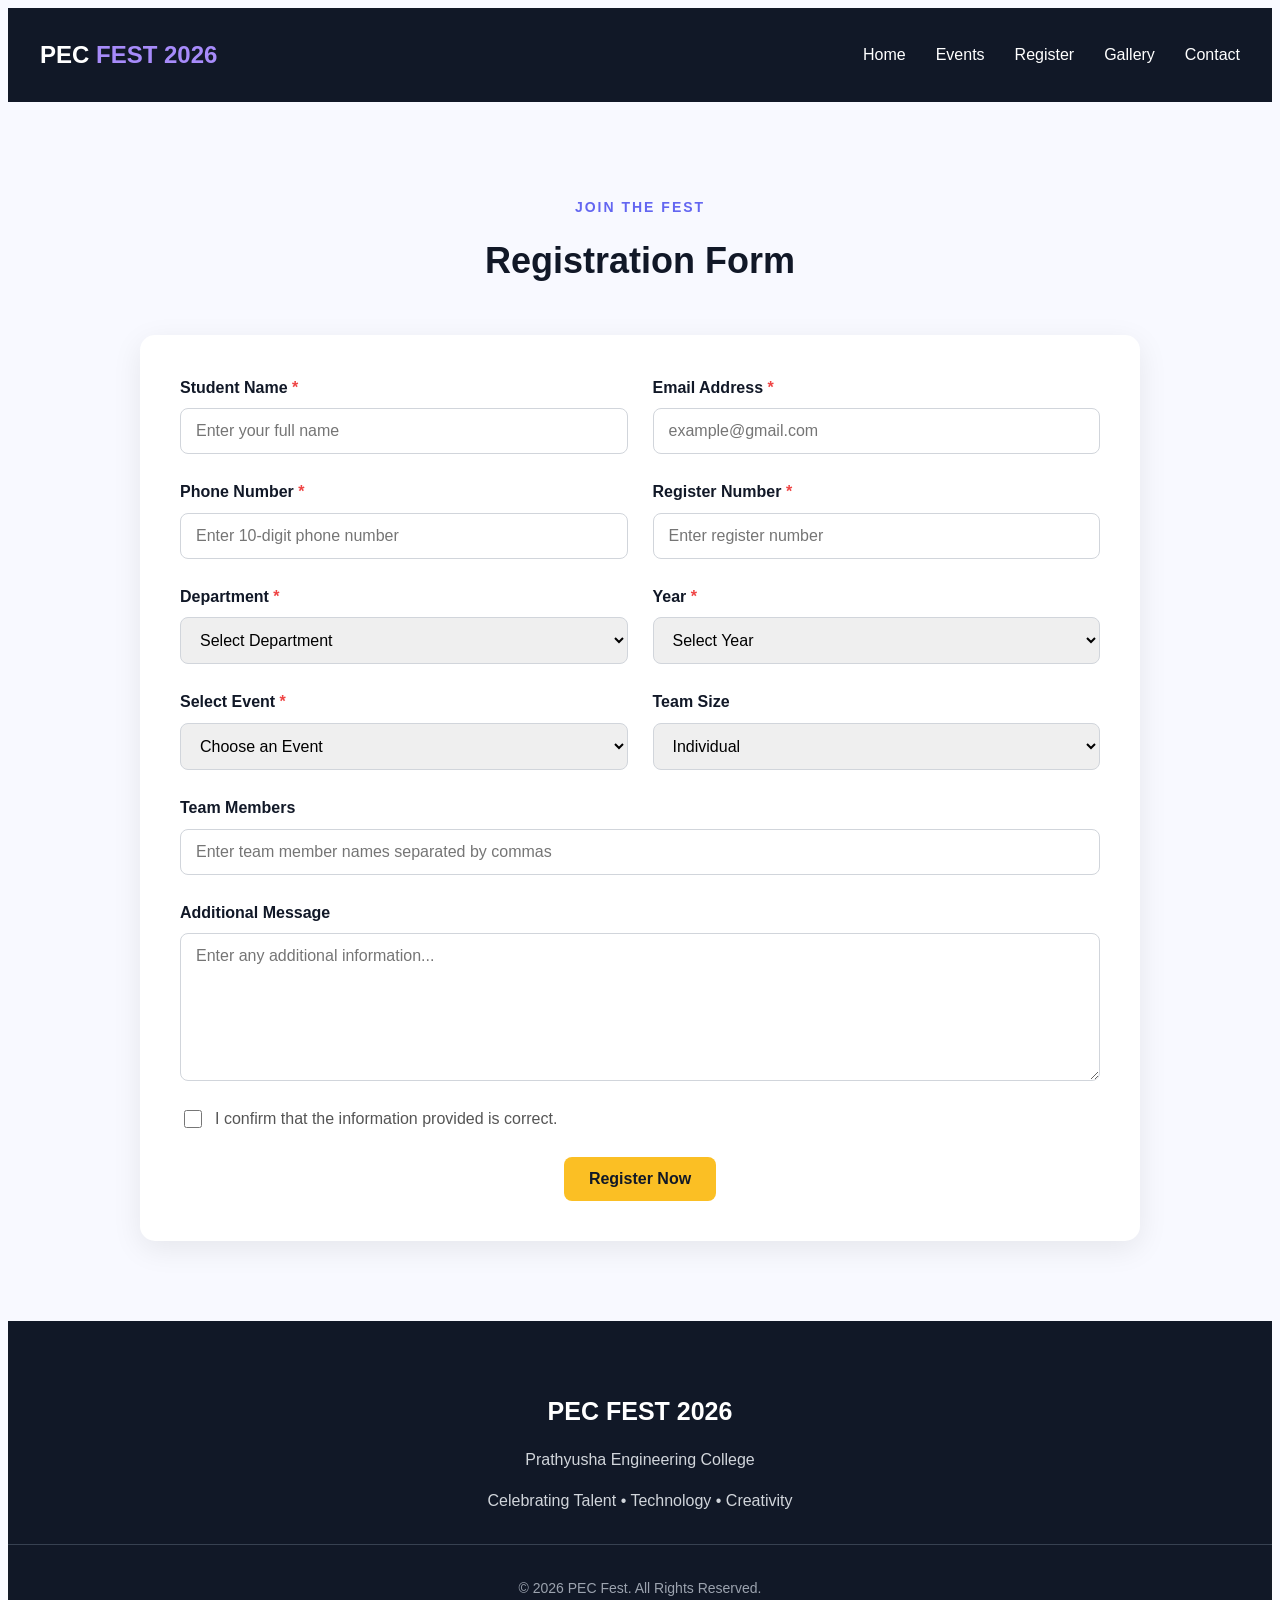
<file: module 2/College-Event-Portal/register.html>
<!DOCTYPE html>
<html lang="en">

<head>
    <meta charset="UTF-8">
    <meta name="viewport" content="width=device-width, initial-scale=1.0">

    <title>Register | PEC Fest 2026</title>

    <link rel="stylesheet" href="css/style.css">

    <style>
        .register-section {
            max-width: 1000px;
            margin: auto;
        }

        .register-form {
            background: white;
            padding: 40px;
            border-radius: 15px;
            box-shadow: 0 8px 30px rgba(0, 0, 0, 0.08);
        }

        .form-row {
            display: grid;
            grid-template-columns: 1fr 1fr;
            gap: 25px;
            margin-bottom: 25px;
        }

        .form-group {
            display: flex;
            flex-direction: column;
        }

        .form-group label {
            font-weight: bold;
            margin-bottom: 8px;
            color: #111827;
        }

        .form-group label span {
            color: #ef4444;
        }

        .form-group input,
        .form-group select,
        .form-group textarea {
            padding: 13px 15px;
            border: 1px solid #d1d5db;
            border-radius: 8px;
            font-size: 16px;
            font-family: inherit;
            outline: none;
        }

        .form-group input:focus,
        .form-group select:focus,
        .form-group textarea:focus {
            border-color: #6366f1;
            box-shadow: 0 0 0 3px rgba(99, 102, 241, 0.1);
        }

        .form-group textarea {
            min-height: 120px;
            resize: vertical;
        }

        .full-width {
            margin-bottom: 25px;
        }

        .checkbox-group {
            display: flex;
            align-items: center;
            gap: 10px;
            margin-bottom: 25px;
        }

        .checkbox-group input {
            width: 18px;
            height: 18px;
        }

        .checkbox-group label {
            color: #555;
        }

        .submit-area {
            text-align: center;
        }

        .submit-btn {
            border: none;
            cursor: pointer;
            font-size: 16px;
        }

        .success-message {
            display: none;
            background: #dcfce7;
            color: #166534;
            padding: 15px;
            border-radius: 8px;
            margin-bottom: 25px;
            text-align: center;
            font-weight: bold;
        }

        .error-message {
            display: none;
            background: #fee2e2;
            color: #991b1b;
            padding: 15px;
            border-radius: 8px;
            margin-bottom: 25px;
            text-align: center;
            font-weight: bold;
        }

        @media (max-width: 700px) {
            .form-row {
                grid-template-columns: 1fr;
                gap: 20px;
            }

            .register-form {
                padding: 25px 20px;
            }
        }
    </style>
</head>

<body>

    <!-- NAVIGATION -->
    <header>
        <nav class="navbar">

            <div class="logo">
                PEC <span>FEST 2026</span>
            </div>

            <ul class="nav-links">
                <li><a href="index.html">Home</a></li>
                <li><a href="events.html">Events</a></li>
                <li><a href="register.html">Register</a></li>
                <li><a href="gallery.html">Gallery</a></li>
                <li><a href="contact.html">Contact</a></li>
            </ul>

            <button
                class="menu-btn"
                onclick="toggleMenu()"
                aria-label="Open navigation menu"
            >
                <span></span>
                <span></span>
                <span></span>
            </button>

        </nav>
    </header>


    <!-- PAGE TITLE -->
    <section class="register-section">

        <div class="section-title">
            <p>JOIN THE FEST</p>
            <h2>Registration Form</h2>
        </div>


        <!-- FORM -->
        <form
            class="register-form"
            onsubmit="submitRegistration(event)"
        >

            <!-- SUCCESS MESSAGE -->
            <div id="successMessage" class="success-message">
                🎉 Registration successful! We look forward to seeing you at PEC Fest 2026.
            </div>

            <!-- ERROR MESSAGE -->
            <div id="errorMessage" class="error-message">
                ⚠️ Please enter a valid 10-digit phone number.
            </div>


            <!-- NAME + EMAIL -->
            <div class="form-row">

                <div class="form-group">
                    <label>
                        Student Name <span>*</span>
                    </label>

                    <input
                        type="text"
                        name="studentName"
                        placeholder="Enter your full name"
                        required
                    >
                </div>


                <div class="form-group">
                    <label>
                        Email Address <span>*</span>
                    </label>

                    <input
                        type="email"
                        name="email"
                        placeholder="example@gmail.com"
                        required
                    >
                </div>

            </div>


            <!-- PHONE + REGISTER NUMBER -->
            <div class="form-row">

                <div class="form-group">
                    <label>
                        Phone Number <span>*</span>
                    </label>

                    <input
                        type="tel"
                        id="phone"
                        name="phone"
                        placeholder="Enter 10-digit phone number"
                        maxlength="10"
                        required
                    >
                </div>


                <div class="form-group">
                    <label>
                        Register Number <span>*</span>
                    </label>

                    <input
                        type="text"
                        name="registerNumber"
                        placeholder="Enter register number"
                        required
                    >
                </div>

            </div>


            <!-- DEPARTMENT + YEAR -->
            <div class="form-row">

                <div class="form-group">
                    <label>
                        Department <span>*</span>
                    </label>

                    <select name="department" required>

                        <option value="">
                            Select Department
                        </option>

                        <option value="AI&DS">
                            Artificial Intelligence & Data Science
                        </option>

                        <option value="CSE">
                            Computer Science and Engineering
                        </option>

                        <option value="ECE">
                            Electronics and Communication Engineering
                        </option>

                        <option value="EEE">
                            Electrical and Electronics Engineering
                        </option>

                        <option value="MECH">
                            Mechanical Engineering
                        </option>

                        <option value="CIVIL">
                            Civil Engineering
                        </option>

                    </select>
                </div>


                <div class="form-group">
                    <label>
                        Year <span>*</span>
                    </label>

                    <select name="year" required>

                        <option value="">
                            Select Year
                        </option>

                        <option value="1st Year">
                            1st Year
                        </option>

                        <option value="2nd Year">
                            2nd Year
                        </option>

                        <option value="3rd Year">
                            3rd Year
                        </option>

                        <option value="4th Year">
                            4th Year
                        </option>

                    </select>
                </div>

            </div>


            <!-- EVENT + TEAM SIZE -->
            <div class="form-row">

                <div class="form-group">
                    <label>
                        Select Event <span>*</span>
                    </label>

                    <select name="event" required>

                        <option value="">
                            Choose an Event
                        </option>

                        <option value="Code Clash">
                            Code Clash
                        </option>

                        <option value="AI Innovation">
                            AI Innovation
                        </option>

                        <option value="Web Design Challenge">
                            Web Design Challenge
                        </option>

                        <option value="Dance Fiesta">
                            Dance Fiesta
                        </option>

                        <option value="Battle of Bands">
                            Battle of Bands
                        </option>

                        <option value="Quiz Masters">
                            Quiz Masters
                        </option>

                    </select>
                </div>


                <div class="form-group">
                    <label>
                        Team Size
                    </label>

                    <select name="teamSize">

                        <option value="1">
                            Individual
                        </option>

                        <option value="2">
                            2 Members
                        </option>

                        <option value="3">
                            3 Members
                        </option>

                        <option value="4">
                            4 Members
                        </option>

                        <option value="5">
                            5 Members
                        </option>

                    </select>
                </div>

            </div>


            <!-- TEAM MEMBERS -->
            <div class="form-group full-width">

                <label>
                    Team Members
                </label>

                <input
                    type="text"
                    name="teamMembers"
                    placeholder="Enter team member names separated by commas"
                >

            </div>


            <!-- MESSAGE -->
            <div class="form-group full-width">

                <label>
                    Additional Message
                </label>

                <textarea
                    name="message"
                    placeholder="Enter any additional information..."
                ></textarea>

            </div>


            <!-- TERMS -->
            <div class="checkbox-group">

                <input
                    type="checkbox"
                    id="terms"
                    required
                >

                <label for="terms">
                    I confirm that the information provided is correct.
                </label>

            </div>


            <!-- SUBMIT -->
            <div class="submit-area">

                <button
                    type="submit"
                    class="btn submit-btn"
                >
                    Register Now
                </button>

            </div>

        </form>

    </section>


    <!-- FOOTER -->
    <footer>

        <div class="footer-content">

            <h3>PEC FEST 2026</h3>

            <p>
                Prathyusha Engineering College
            </p>

            <p>
                Celebrating Talent • Technology • Creativity
            </p>

        </div>

        <div class="copyright">

            <p>
                © 2026 PEC Fest. All Rights Reserved.
            </p>

        </div>

    </footer>


    <!-- JAVASCRIPT -->
    <script src="js/script.js"></script>

    <script>

        function submitRegistration(event) {

            event.preventDefault();

            const form = event.target;

            const phone = document.getElementById("phone").value.trim();

            const successMessage =
                document.getElementById("successMessage");

            const errorMessage =
                document.getElementById("errorMessage");


            // Hide previous messages
            successMessage.style.display = "none";
            errorMessage.style.display = "none";


            // Validate phone number
            if (!/^[0-9]{10}$/.test(phone)) {

                errorMessage.style.display = "block";

                document.getElementById("phone").focus();

                return;
            }


            // Check required fields
            if (!form.checkValidity()) {

                form.reportValidity();

                return;
            }


            // Show success message
            successMessage.style.display = "block";


            // Reset form
            form.reset();


            // Scroll to success message
            successMessage.scrollIntoView({
                behavior: "smooth",
                block: "center"
            });

        }

    </script>

</body>
</html>
</file>
<file: module 2/College-Event-Portal/css/style.css>
```css
/* ==============================
   GLOBAL STYLES
================================= */

* {
    margin: 0;
    padding: 0;
    box-sizing: border-box;
}

html {
    scroll-behavior: smooth;
}

body {
    font-family: Arial, Helvetica, sans-serif;
    line-height: 1.6;
    color: #222;
    background-color: #f8f9ff;
}

a {
    text-decoration: none;
}

ul {
    list-style: none;
}


/* ==============================
   NAVIGATION BAR
================================= */

header {
    background: #111827;
    position: sticky;
    top: 0;
    z-index: 1000;
}

.navbar {
    max-width: 1200px;
    margin: auto;
    padding: 18px 25px;

    display: flex;
    justify-content: space-between;
    align-items: center;
}

.logo {
    font-size: 24px;
    font-weight: bold;
    color: white;
}

.logo span {
    color: #a78bfa;
}

.nav-links {
    display: flex;
    gap: 30px;
}

.nav-links a {
    color: white;
    font-weight: 500;
    transition: 0.3s;
}

.nav-links a:hover {
    color: #a78bfa;
}


/* ==============================
   HAMBURGER MENU BUTTON
================================= */

.menu-btn {
    display: none;
    background: transparent;
    border: none;
    cursor: pointer;
    padding: 5px;
}

.menu-btn span {
    display: block;
    width: 28px;
    height: 3px;
    background: white;
    margin: 5px 0;
    border-radius: 3px;
}


/* ==============================
   HERO SECTION
================================= */

.hero {
    min-height: 600px;

    display: flex;
    justify-content: center;
    align-items: center;

    text-align: center;

    padding: 60px 20px;

    background:
        linear-gradient(
            rgba(17, 24, 39, 0.85),
            rgba(79, 70, 229, 0.85)
        ),
        linear-gradient(135deg, #4f46e5, #9333ea);
}

.hero-content {
    max-width: 800px;
    color: white;
}

.welcome {
    letter-spacing: 4px;
    font-size: 15px;
    margin-bottom: 15px;
}

.hero h1 {
    font-size: 70px;
    line-height: 1.1;
    margin-bottom: 25px;
}

.hero h1 span {
    color: #fbbf24;
}

.hero-content > p:not(.welcome) {
    font-size: 20px;
    margin-bottom: 35px;
}

.hero-buttons {
    display: flex;
    justify-content: center;
    gap: 15px;
    flex-wrap: wrap;
}


/* ==============================
   BUTTONS
================================= */

.btn {
    display: inline-block;

    background: #fbbf24;
    color: #111827;

    padding: 13px 25px;

    border-radius: 8px;

    font-weight: bold;

    transition: 0.3s;
}

.btn:hover {
    transform: translateY(-3px);
    background: #f59e0b;
}

.secondary-btn {
    background: white;
    color: #4f46e5;
}

.secondary-btn:hover {
    background: #f3f4f6;
}


/* ==============================
   COMMON SECTION STYLES
================================= */

section {
    padding: 80px 20px;
}

.section-title {
    text-align: center;
    margin-bottom: 45px;
}

.section-title p {
    color: #6366f1;
    font-weight: bold;
    letter-spacing: 2px;
    font-size: 14px;
}

.section-title h2 {
    font-size: 36px;
    margin-top: 8px;
    color: #111827;
}


/* ==============================
   ANNOUNCEMENTS
================================= */

.announcements {
    max-width: 1200px;
    margin: auto;
}

.announcement-container {
    display: grid;
    grid-template-columns: repeat(3, 1fr);
    gap: 25px;
}

.announcement-card {
    background: white;

    padding: 30px;

    border-radius: 12px;

    box-shadow: 0 5px 20px rgba(0, 0, 0, 0.08);

    border-left: 5px solid #6366f1;

    transition: 0.3s;
}

.announcement-card:hover {
    transform: translateY(-5px);
}

.announcement-card h3 {
    margin-bottom: 12px;
    color: #111827;
}

.announcement-card p {
    color: #666;
}


/* ==============================
   FEATURED EVENTS
================================= */

.featured-events {
    background: #eef2ff;
}

.event-container {
    max-width: 1200px;
    margin: auto;

    display: grid;
    grid-template-columns: repeat(3, 1fr);

    gap: 25px;
}

.event-card {
    background: white;

    padding: 35px 30px;

    border-radius: 15px;

    text-align: center;

    box-shadow: 0 5px 20px rgba(0, 0, 0, 0.08);

    transition: 0.3s;
}

.event-card:hover {
    transform: translateY(-8px);

    box-shadow:
        0 10px 30px rgba(0, 0, 0, 0.12);
}

.event-icon {
    font-size: 50px;
    margin-bottom: 15px;
}

.event-card h3 {
    font-size: 23px;
    margin-bottom: 12px;
    color: #111827;
}

.event-card p {
    color: #666;
    margin-bottom: 20px;
}

.event-card a {
    color: #4f46e5;
    font-weight: bold;
}


/* ==============================
   CALL TO ACTION
================================= */

.cta {
    text-align: center;

    background:
        linear-gradient(
            135deg,
            #4f46e5,
            #9333ea
        );

    color: white;
}

.cta h2 {
    font-size: 35px;
    margin-bottom: 15px;
}

.cta p {
    font-size: 18px;
    margin-bottom: 30px;
}


/* ==============================
   FOOTER
================================= */

footer {
    background: #111827;
    color: white;
    text-align: center;
}

.footer-content {
    padding: 45px 20px 25px;
}

.footer-content h3 {
    font-size: 25px;
    margin-bottom: 10px;
}

.footer-content p {
    color: #d1d5db;
    margin-bottom: 5px;
}

.copyright {
    border-top: 1px solid #374151;
    padding: 18px;
}

.copyright p {
    color: #9ca3af;
    font-size: 14px;
}


/* ==============================
   TABLET RESPONSIVE DESIGN
================================= */

@media (max-width: 900px) {

    .announcement-container {
        grid-template-columns: repeat(2, 1fr);
    }

    .event-container {
        grid-template-columns: repeat(2, 1fr);
    }

    .hero h1 {
        font-size: 55px;
    }
}


/* ==============================
   MOBILE RESPONSIVE DESIGN
================================= */

@media (max-width: 768px) {

    /* Navigation */

    .navbar {
        padding: 15px 20px;
    }

    .nav-links {
        display: none;

        position: absolute;

        top: 70px;
        left: 0;

        width: 100%;

        background: #111827;

        flex-direction: column;

        text-align: center;

        padding: 20px;

        gap: 20px;
    }

    .nav-links.active {
        display: flex;
    }

    /* Show hamburger button */

    .menu-btn {
        display: block;
    }


    /* Hero */

    .hero {
        min-height: 550px;
    }

    .hero h1 {
        font-size: 45px;
    }

    .hero-content > p:not(.welcome) {
        font-size: 17px;
    }


    /* Announcements */

    .announcement-container {
        grid-template-columns: 1fr;
    }


    /* Events */

    .event-container {
        grid-template-columns: 1fr;
    }


    /* Section titles */

    .section-title h2 {
        font-size: 30px;
    }


    /* CTA */

    .cta h2 {
        font-size: 28px;
    }
}


/* ==============================
   SMALL MOBILE DEVICES
================================= */

@media (max-width: 480px) {

    .logo {
        font-size: 19px;
    }

    .hero {
        min-height: 500px;
        padding: 40px 15px;
    }

    .hero h1 {
        font-size: 38px;
    }

    .welcome {
        font-size: 12px;
    }

    .hero-content > p:not(.welcome) {
        font-size: 16px;
    }

    section {
        padding: 60px 15px;
    }

    .section-title h2 {
        font-size: 27px;
    }

    .btn {
        width: 100%;
        max-width: 250px;
    }

    /* Smaller hamburger icon */

    .menu-btn span {
        width: 25px;
        height: 3px;
        margin: 4px 0;
    }
}
```
</file>
<file: module 2/Personal-Portfolio/style.css>
* {
    margin: 0;
    padding: 0;
    box-sizing: border-box;
}

html {
    scroll-behavior: smooth;
}

body {
    font-family: Arial, sans-serif;
    line-height: 1.6;
    background-color: #f5f5f5;
    color: #333;
}


/* Navigation */

header {
    background-color: #222;
    position: sticky;
    top: 0;
    z-index: 1000;
}

.navbar {
    display: flex;
    justify-content: space-between;
    align-items: center;
    padding: 20px 8%;
}

.logo {
    color: white;
}

.nav-links {
    display: flex;
    list-style: none;
    gap: 25px;
}

.nav-links a {
    color: white;
    text-decoration: none;
    font-weight: bold;
}

.nav-links a:hover {
    color: #00bcd4;
}


/* Home */

.home {
    min-height: 90vh;
    display: flex;
    justify-content: center;
    align-items: center;
    text-align: center;
    padding: 40px 20px;
    background: linear-gradient(135deg, #dff6ff, #ffffff);
}

.home-content {
    max-width: 700px;
}

.home h1 {
    font-size: 45px;
    margin-bottom: 10px;
}

.home h1 span {
    color: #008cba;
}

.home h2 {
    margin-bottom: 20px;
}

.home p {
    margin-bottom: 25px;
}

.btn {
    display: inline-block;
    background-color: #008cba;
    color: white;
    padding: 12px 25px;
    text-decoration: none;
    border-radius: 5px;
}


/* Common Section */

.section {
    padding: 80px 10%;
    text-align: center;
}

.section h2 {
    font-size: 32px;
    margin-bottom: 25px;
}


/* Skills */

.skills-container {
    display: flex;
    justify-content: center;
    flex-wrap: wrap;
    gap: 15px;
}

.skill {
    background-color: white;
    padding: 15px 25px;
    border-radius: 8px;
    box-shadow: 0 2px 8px rgba(0, 0, 0, 0.1);
}


/* Projects */

.projects-container {
    display: flex;
    justify-content: center;
    flex-wrap: wrap;
    gap: 25px;
}

.project-card {
    background-color: white;
    width: 300px;
    padding: 25px;
    border-radius: 10px;
    box-shadow: 0 3px 10px rgba(0, 0, 0, 0.1);
}

.project-card h3 {
    margin-bottom: 15px;
}

.project-card p {
    margin-bottom: 12px;
}

.project-btn {
    display: inline-block;
    margin-top: 10px;
    background-color: #008cba;
    color: white;
    padding: 8px 15px;
    text-decoration: none;
    border-radius: 5px;
}


/* Contact */

form {
    max-width: 600px;
    margin: auto;
    display: flex;
    flex-direction: column;
    gap: 15px;
}

form input,
form textarea {
    padding: 14px;
    border: 1px solid #ccc;
    border-radius: 5px;
    font-size: 16px;
}

form button {
    padding: 14px;
    border: none;
    background-color: #008cba;
    color: white;
    font-size: 16px;
    border-radius: 5px;
    cursor: pointer;
}

form button:hover {
    background-color: #006f94;
}


/* Footer */

footer {
    text-align: center;
    padding: 20px;
    background-color: #222;
    color: white;
}


/* Responsive Design */

@media (max-width: 768px) {

    .navbar {
        flex-direction: column;
        gap: 15px;
    }

    .nav-links {
        flex-wrap: wrap;
        justify-content: center;
        gap: 15px;
    }

    .home h1 {
        font-size: 32px;
    }

    .section {
        padding: 60px 5%;
    }

    .project-card {
        width: 100%;
        max-width: 350px;
    }
}
</file>
<file: module 3/Smart-Weather-Travel-Dashboard/css/style.css>
/* ===============================
   RESET
   =============================== */

* {
    margin: 0;
    padding: 0;
    box-sizing: border-box;
}


body {
    font-family: Arial, Helvetica, sans-serif;
    background: #f4f8fc;
    color: #1e293b;
    line-height: 1.6;
}


/* ===============================
   HEADER
   =============================== */

header {
    background: white;
    box-shadow: 0 2px 10px rgba(0, 0, 0, 0.08);
    position: sticky;
    top: 0;
    z-index: 100;
}


.navbar {
    max-width: 1200px;
    margin: auto;
    padding: 18px 25px;

    display: flex;
    justify-content: space-between;
    align-items: center;
}


.logo {
    font-size: 28px;
    font-weight: bold;
    color: #2563eb;
}


.logo span {
    color: #06b6d4;
}


.nav-title {
    font-size: 15px;
    color: #64748b;
}


/* ===============================
   HERO
   =============================== */

.hero {
    background:
        linear-gradient(
            135deg,
            #2563eb,
            #06b6d4
        );

    color: white;
    padding: 80px 20px;
}


.hero-content {
    max-width: 1100px;
    margin: auto;
}


.welcome {
    font-size: 14px;
    font-weight: bold;
    letter-spacing: 2px;
    margin-bottom: 15px;
}


.hero h1 {
    font-size: 52px;
    line-height: 1.15;
    margin-bottom: 20px;
}


.hero-description {
    max-width: 600px;
    font-size: 18px;
    opacity: 0.95;
    margin-bottom: 30px;
}


/* ===============================
   SEARCH
   =============================== */

.search-box {
    display: flex;
    max-width: 600px;
    background: white;
    padding: 7px;
    border-radius: 12px;
}


.search-box input {
    flex: 1;
    border: none;
    outline: none;
    padding: 15px;
    font-size: 16px;
    color: #1e293b;
}


.search-box button {
    border: none;
    background: #2563eb;
    color: white;
    padding: 0 25px;
    border-radius: 8px;
    font-size: 16px;
    font-weight: bold;
    cursor: pointer;
    transition: 0.3s;
}


.search-box button:hover {
    background: #1d4ed8;
}


/* ===============================
   MAIN
   =============================== */

main {
    max-width: 1200px;
    margin: auto;
    padding: 70px 20px;
}


section {
    margin-bottom: 80px;
}


/* ===============================
   SECTION TITLE
   =============================== */

.section-title {
    text-align: center;
    margin-bottom: 35px;
}


.section-title p {
    color: #2563eb;
    font-size: 13px;
    font-weight: bold;
    letter-spacing: 2px;
    margin-bottom: 5px;
}


.section-title h2 {
    font-size: 32px;
    color: #0f172a;
}


/* ===============================
   ERROR MESSAGE
   =============================== */

.error-message {
    display: none;
    max-width: 600px;
    margin: 0 auto 25px;

    padding: 15px 20px;

    background: #fee2e2;
    color: #b91c1c;

    border: 1px solid #fecaca;
    border-radius: 10px;

    text-align: center;
    font-weight: 600;
}


/* ===============================
   LOADING MESSAGE
   =============================== */

.loading-message {
    display: none;

    text-align: center;

    max-width: 500px;

    margin: 25px auto;

    padding: 25px;

    background: white;

    border-radius: 15px;

    box-shadow:
        0 8px 25px rgba(0, 0, 0, 0.08);
}


.loading-message p {
    margin-top: 15px;

    font-size: 16px;

    color: #555;
}


/* ===============================
   LOADING SPINNER
   =============================== */

.loader {
    width: 45px;
    height: 45px;

    margin: auto;

    border: 5px solid #e5e7eb;

    border-top: 5px solid #2563eb;

    border-radius: 50%;

    animation:
        spin 1s linear infinite;
}


@keyframes spin {

    0% {
        transform: rotate(0deg);
    }

    100% {
        transform: rotate(360deg);
    }

}


/* ===============================
   WEATHER CARD
   =============================== */

.weather-card {
    max-width: 900px;
    margin: auto;

    background:
        linear-gradient(
            135deg,
            #ffffff,
            #eff6ff
        );

    border-radius: 22px;

    padding: 40px;

    box-shadow:
        0 15px 40px rgba(0, 0, 0, 0.08);

    border: 1px solid #e2e8f0;
}


.weather-location {
    text-align: center;
    margin-bottom: 30px;
}


.weather-location h2 {
    font-size: 30px;
    color: #0f172a;
}


.weather-location p {
    color: #64748b;
    margin-top: 5px;
}


/* ===============================
   MAIN WEATHER
   =============================== */

.weather-main {
    display: flex;

    justify-content: center;

    align-items: center;

    gap: 30px;

    margin-bottom: 35px;
}


.weather-icon {
    font-size: 90px;
}


.temperature h1 {
    font-size: 65px;
    color: #2563eb;
}


.temperature p {
    font-size: 18px;
    color: #64748b;
}


/* ===============================
   WEATHER DETAILS
   =============================== */

.weather-details {
    display: grid;

    grid-template-columns:
        repeat(3, 1fr);

    gap: 20px;
}


.weather-detail {
    display: flex;

    align-items: center;

    gap: 15px;

    padding: 20px;

    background: white;

    border-radius: 15px;

    border: 1px solid #e2e8f0;
}


.detail-icon {
    font-size: 30px;
}


.weather-detail p {
    font-size: 13px;
    color: #64748b;
}


.weather-detail strong {
    font-size: 18px;
    color: #0f172a;
}


/* ===============================
   FORECAST
   =============================== */

.forecast-container {
    display: grid;

    grid-template-columns:
        repeat(5, 1fr);

    gap: 18px;
}


/* ===============================
   FORECAST CARD
   =============================== */

.forecast-card {
    background: white;

    padding: 25px 15px;

    border-radius: 18px;

    text-align: center;

    border: 1px solid #e2e8f0;

    box-shadow:
        0 8px 20px rgba(0, 0, 0, 0.06);

    transition:
        transform 0.3s,
        box-shadow 0.3s;

    position: relative;

    overflow: hidden;
}


.forecast-card::before {
    content: "";

    position: absolute;

    top: 0;
    left: 0;

    width: 100%;
    height: 4px;

    background:
        linear-gradient(
            90deg,
            #2563eb,
            #06b6d4
        );
}


.forecast-card:hover {
    transform: translateY(-8px);

    box-shadow:
        0 15px 30px rgba(37, 99, 235, 0.15);
}


.forecast-card h3 {
    font-size: 18px;

    color: #0f172a;

    margin-bottom: 15px;
}


.forecast-icon {
    font-size: 48px;

    margin-bottom: 12px;
}


.forecast-temp {
    font-size: 28px;

    font-weight: bold;

    color: #2563eb;

    margin-bottom: 5px;
}


.forecast-card p {
    color: #64748b;

    font-size: 14px;
}


.forecast-card .forecast-description {
    margin-top: 12px;

    font-size: 13px;

    color: #475569;
}


/* ===============================
   FORECAST PLACEHOLDER
   =============================== */

.forecast-placeholder {
    grid-column: 1 / -1;

    background: white;

    padding: 45px;

    text-align: center;

    border-radius: 18px;

    border: 1px dashed #cbd5e1;
}


.forecast-placeholder span {
    display: block;

    font-size: 45px;

    margin-bottom: 10px;
}


.forecast-placeholder p {
    color: #64748b;
}


/* ===============================
   TRAVEL SECTION
   =============================== */

.travel-container {
    display: grid;

    grid-template-columns:
        repeat(3, 1fr);

    gap: 20px;
}


.travel-card {
    background: white;

    padding: 25px;

    border-radius: 18px;

    border: 1px solid #e2e8f0;

    box-shadow:
        0 8px 20px rgba(0, 0, 0, 0.06);

    display: flex;

    gap: 18px;

    transition:
        transform 0.3s,
        box-shadow 0.3s;
}


.travel-card:hover {
    transform: translateY(-6px);

    box-shadow:
        0 15px 30px rgba(0, 0, 0, 0.1);
}


.travel-icon {
    font-size: 35px;

    min-width: 45px;
}


.travel-card h3 {
    color: #0f172a;

    margin-bottom: 7px;

    font-size: 18px;
}


.travel-card p {
    color: #64748b;

    font-size: 14px;
}


/* ===============================
   FOOTER
   =============================== */

footer {
    background: #0f172a;

    color: white;

    text-align: center;

    padding: 40px 20px;
}


.footer-content h3 {
    font-size: 24px;

    color: #38bdf8;

    margin-bottom: 8px;
}


.footer-content p {
    color: #cbd5e1;

    margin: 5px;
}


.copyright {
    border-top: 1px solid #334155;

    margin-top: 25px;

    padding-top: 20px;
}


.copyright p {
    color: #94a3b8;

    font-size: 13px;
}


/* ===============================
   RESPONSIVE - TABLET
   =============================== */

@media (max-width: 900px) {

    .hero h1 {
        font-size: 42px;
    }


    .forecast-container {
        grid-template-columns:
            repeat(3, 1fr);
    }


    .travel-container {
        grid-template-columns:
            repeat(2, 1fr);
    }

}


/* ===============================
   RESPONSIVE - MOBILE
   =============================== */

@media (max-width: 700px) {

    .navbar {
        flex-direction: column;

        gap: 8px;

        text-align: center;
    }


    .nav-title {
        font-size: 13px;
    }


    .hero {
        padding: 60px 20px;
    }


    .hero h1 {
        font-size: 36px;
    }


    .hero-description {
        font-size: 16px;
    }


    .search-box {
        flex-direction: column;

        background: transparent;

        gap: 10px;
    }


    .search-box input {
        border-radius: 8px;
    }


    .search-box button {
        padding: 14px;

        border-radius: 8px;
    }


    main {
        padding: 50px 15px;
    }


    .weather-card {
        padding: 25px 18px;
    }


    .weather-main {
        flex-direction: column;

        gap: 10px;
    }


    .temperature {
        text-align: center;
    }


    .temperature h1 {
        font-size: 50px;
    }


    .weather-details {
        grid-template-columns: 1fr;
    }


    .forecast-container {
        grid-template-columns:
            repeat(2, 1fr);
    }


    .travel-container {
        grid-template-columns: 1fr;
    }

}


/* ===============================
   SMALL MOBILE
   =============================== */

@media (max-width: 480px) {

    .hero h1 {
        font-size: 30px;
    }


    .section-title h2 {
        font-size: 26px;
    }


    .forecast-container {
        grid-template-columns: 1fr;
    }


    .forecast-card {
        padding: 25px;
    }


    .weather-icon {
        font-size: 70px;
    }


    .temperature h1 {
        font-size: 45px;
    }

}
</file>
<file: module 3/Weather-Dashboard/style.css>
* {
    margin: 0;
    padding: 0;
    box-sizing: border-box;
}

body {
    font-family: Arial, sans-serif;
    background: linear-gradient(135deg, #74ebd5, #9face6);
    min-height: 100vh;
    display: flex;
    justify-content: center;
    align-items: center;
}

.container {
    width: 90%;
    max-width: 500px;
    text-align: center;
}

h1 {
    color: white;
    margin-bottom: 10px;
}

.subtitle {
    color: white;
    margin-bottom: 25px;
}

.search-box {
    display: flex;
    gap: 10px;
    margin-bottom: 20px;
}

.search-box input {
    flex: 1;
    padding: 14px;
    border: none;
    border-radius: 8px;
    font-size: 16px;
    outline: none;
}

.search-box button {
    padding: 14px 20px;
    border: none;
    border-radius: 8px;
    background-color: #333;
    color: white;
    cursor: pointer;
    font-size: 16px;
}

.search-box button:hover {
    background-color: #555;
}

#errorMessage {
    color: #ffdddd;
    font-weight: bold;
    margin-bottom: 15px;
}

.weather-card {
    background-color: white;
    padding: 30px;
    border-radius: 15px;
    box-shadow: 0 5px 20px rgba(0, 0, 0, 0.2);
}

.weather-card h2 {
    font-size: 28px;
    margin-bottom: 15px;
}

.weather-icon {
    font-size: 60px;
    margin-bottom: 10px;
}

.weather-card h3 {
    font-size: 40px;
    margin-bottom: 10px;
}

.weather-card > p {
    font-size: 20px;
    margin-bottom: 25px;
}

.weather-details {
    display: flex;
    justify-content: space-around;
    border-top: 1px solid #ddd;
    padding-top: 20px;
}

.weather-details strong {
    display: block;
    margin-bottom: 8px;
}

.weather-details p {
    font-size: 18px;
    color: #555;
}

@media (max-width: 600px) {

    .search-box {
        flex-direction: column;
    }

    .search-box button {
        width: 100%;
    }

    .weather-card {
        padding: 20px;
    }

}
</file>
